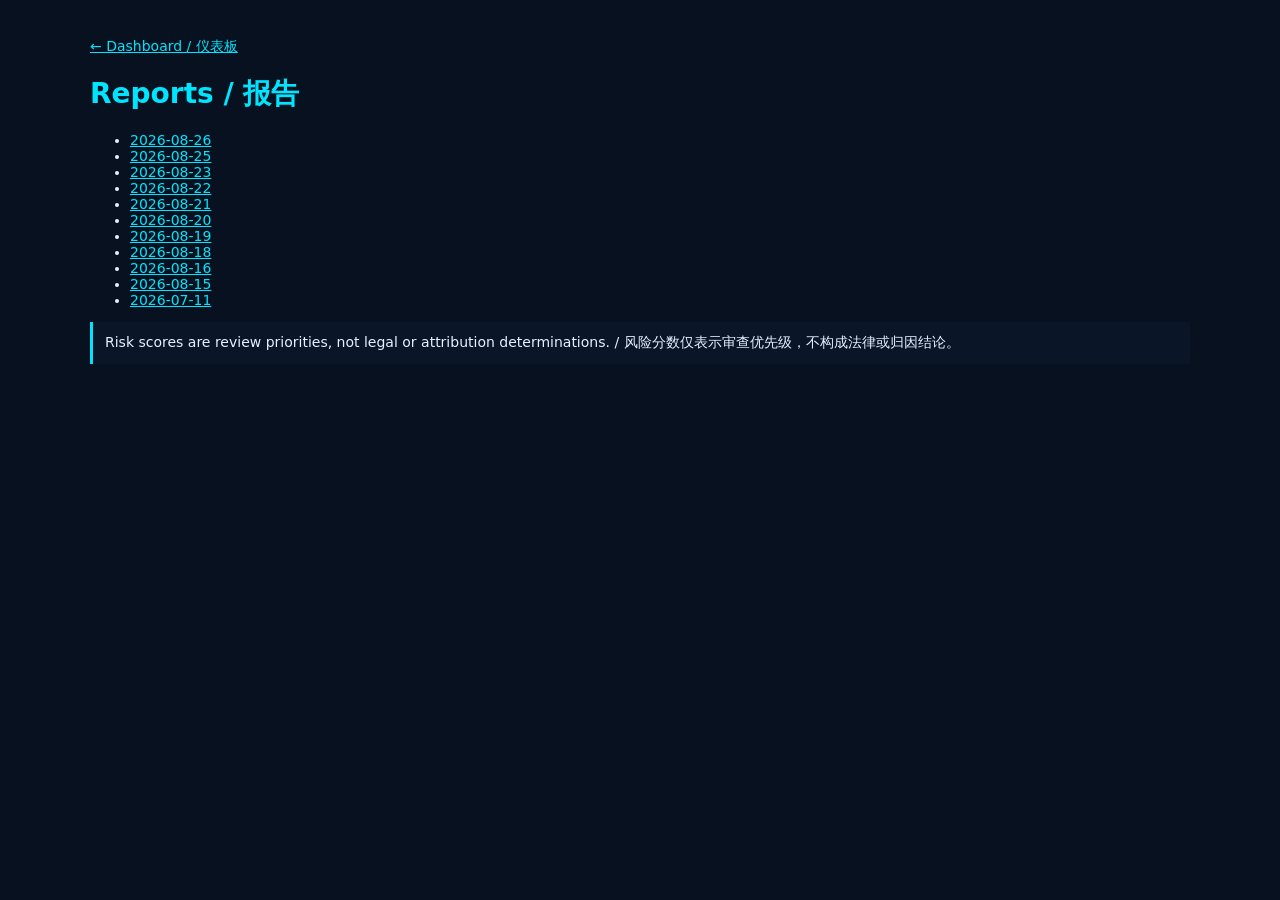
<file: docs/reports.html>
<!doctype html>
<html lang="en">
<head><meta charset="utf-8"><meta name="viewport" content="width=device-width,initial-scale=1"><title>Reports / 报告</title>
<style>body{margin:0;padding:24px;background:#07111f;color:#e6f1ff;font:14px system-ui,sans-serif}main{max-width:1100px;margin:auto}h1,h2{color:#00e5ff}table{width:100%;border-collapse:collapse}th,td{text-align:left;padding:8px;border-bottom:1px solid #203448;color:#c9d8ea;vertical-align:top}.muted{color:#91a4bd}.notice{padding:12px;border-left:3px solid #00e5ff;background:#0a1628}a{color:#00e5ff}pre{white-space:pre-wrap;overflow-wrap:anywhere;color:#c9d8ea}</style></head>
<body><main><p><a href="index.html">← Dashboard / 仪表板</a></p><h1>Reports / 报告</h1><ul><li><a href="reports/2026-08-26.html">2026-08-26</a></li><li><a href="reports/2026-08-25.html">2026-08-25</a></li><li><a href="reports/2026-08-23.html">2026-08-23</a></li><li><a href="reports/2026-08-22.html">2026-08-22</a></li><li><a href="reports/2026-08-21.html">2026-08-21</a></li><li><a href="reports/2026-08-20.html">2026-08-20</a></li><li><a href="reports/2026-08-19.html">2026-08-19</a></li><li><a href="reports/2026-08-18.html">2026-08-18</a></li><li><a href="reports/2026-08-16.html">2026-08-16</a></li><li><a href="reports/2026-08-15.html">2026-08-15</a></li><li><a href="reports/2026-07-11.html">2026-07-11</a></li></ul><p class="notice">Risk scores are review priorities, not legal or attribution determinations. / 风险分数仅表示审查优先级，不构成法律或归因结论。</p></main></body></html>
</file>
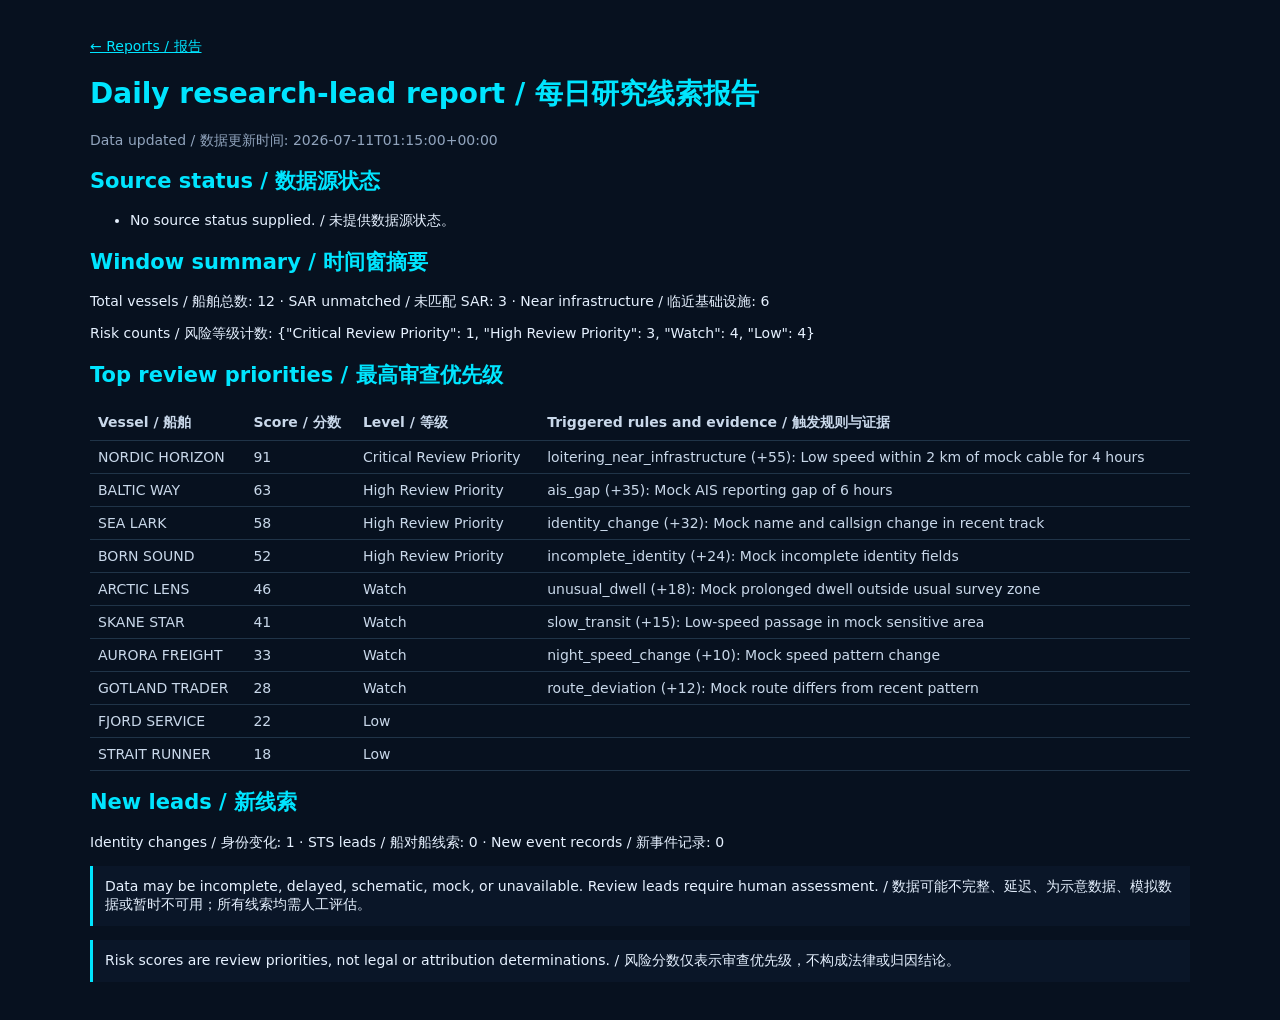
<file: docs/reports/2026-07-11.html>
<!doctype html>
<html lang="en">
<head><meta charset="utf-8"><meta name="viewport" content="width=device-width,initial-scale=1"><title>Daily research-lead report / 每日研究线索报告</title>
<style>body{margin:0;padding:24px;background:#07111f;color:#e6f1ff;font:14px system-ui,sans-serif}main{max-width:1100px;margin:auto}h1,h2{color:#00e5ff}table{width:100%;border-collapse:collapse}th,td{text-align:left;padding:8px;border-bottom:1px solid #203448;color:#c9d8ea;vertical-align:top}.muted{color:#91a4bd}.notice{padding:12px;border-left:3px solid #00e5ff;background:#0a1628}a{color:#00e5ff}pre{white-space:pre-wrap;overflow-wrap:anywhere;color:#c9d8ea}</style></head>
<body><main><p><a href="../reports.html">← Reports / 报告</a></p><h1>Daily research-lead report / 每日研究线索报告</h1><p class="muted">Data updated / 数据更新时间: 2026-07-11T01:15:00+00:00</p><h2>Source status / 数据源状态</h2><ul><li>No source status supplied. / 未提供数据源状态。</li></ul><h2>Window summary / 时间窗摘要</h2><p>Total vessels / 船舶总数: 12 · SAR unmatched / 未匹配 SAR: 3 · Near infrastructure / 临近基础设施: 6</p><p>Risk counts / 风险等级计数: {&quot;Critical Review Priority&quot;: 1, &quot;High Review Priority&quot;: 3, &quot;Watch&quot;: 4, &quot;Low&quot;: 4}</p><h2>Top review priorities / 最高审查优先级</h2><table><tr><th>Vessel / 船舶</th><th>Score / 分数</th><th>Level / 等级</th><th>Triggered rules and evidence / 触发规则与证据</th></tr><tr><td>NORDIC HORIZON</td><td>91</td><td>Critical Review Priority</td><td>loitering_near_infrastructure (+55): Low speed within 2 km of mock cable for 4 hours</td></tr><tr><td>BALTIC WAY</td><td>63</td><td>High Review Priority</td><td>ais_gap (+35): Mock AIS reporting gap of 6 hours</td></tr><tr><td>SEA LARK</td><td>58</td><td>High Review Priority</td><td>identity_change (+32): Mock name and callsign change in recent track</td></tr><tr><td>BORN SOUND</td><td>52</td><td>High Review Priority</td><td>incomplete_identity (+24): Mock incomplete identity fields</td></tr><tr><td>ARCTIC LENS</td><td>46</td><td>Watch</td><td>unusual_dwell (+18): Mock prolonged dwell outside usual survey zone</td></tr><tr><td>SKANE STAR</td><td>41</td><td>Watch</td><td>slow_transit (+15): Low-speed passage in mock sensitive area</td></tr><tr><td>AURORA FREIGHT</td><td>33</td><td>Watch</td><td>night_speed_change (+10): Mock speed pattern change</td></tr><tr><td>GOTLAND TRADER</td><td>28</td><td>Watch</td><td>route_deviation (+12): Mock route differs from recent pattern</td></tr><tr><td>FJORD SERVICE</td><td>22</td><td>Low</td><td></td></tr><tr><td>STRAIT RUNNER</td><td>18</td><td>Low</td><td></td></tr></table><h2>New leads / 新线索</h2><p>Identity changes / 身份变化: 1 · STS leads / 船对船线索: 0 · New event records / 新事件记录: 0</p><p class="notice">Data may be incomplete, delayed, schematic, mock, or unavailable. Review leads require human assessment. / 数据可能不完整、延迟、为示意数据、模拟数据或暂时不可用；所有线索均需人工评估。</p><p class="notice">Risk scores are review priorities, not legal or attribution determinations. / 风险分数仅表示审查优先级，不构成法律或归因结论。</p></main></body></html>
</file>
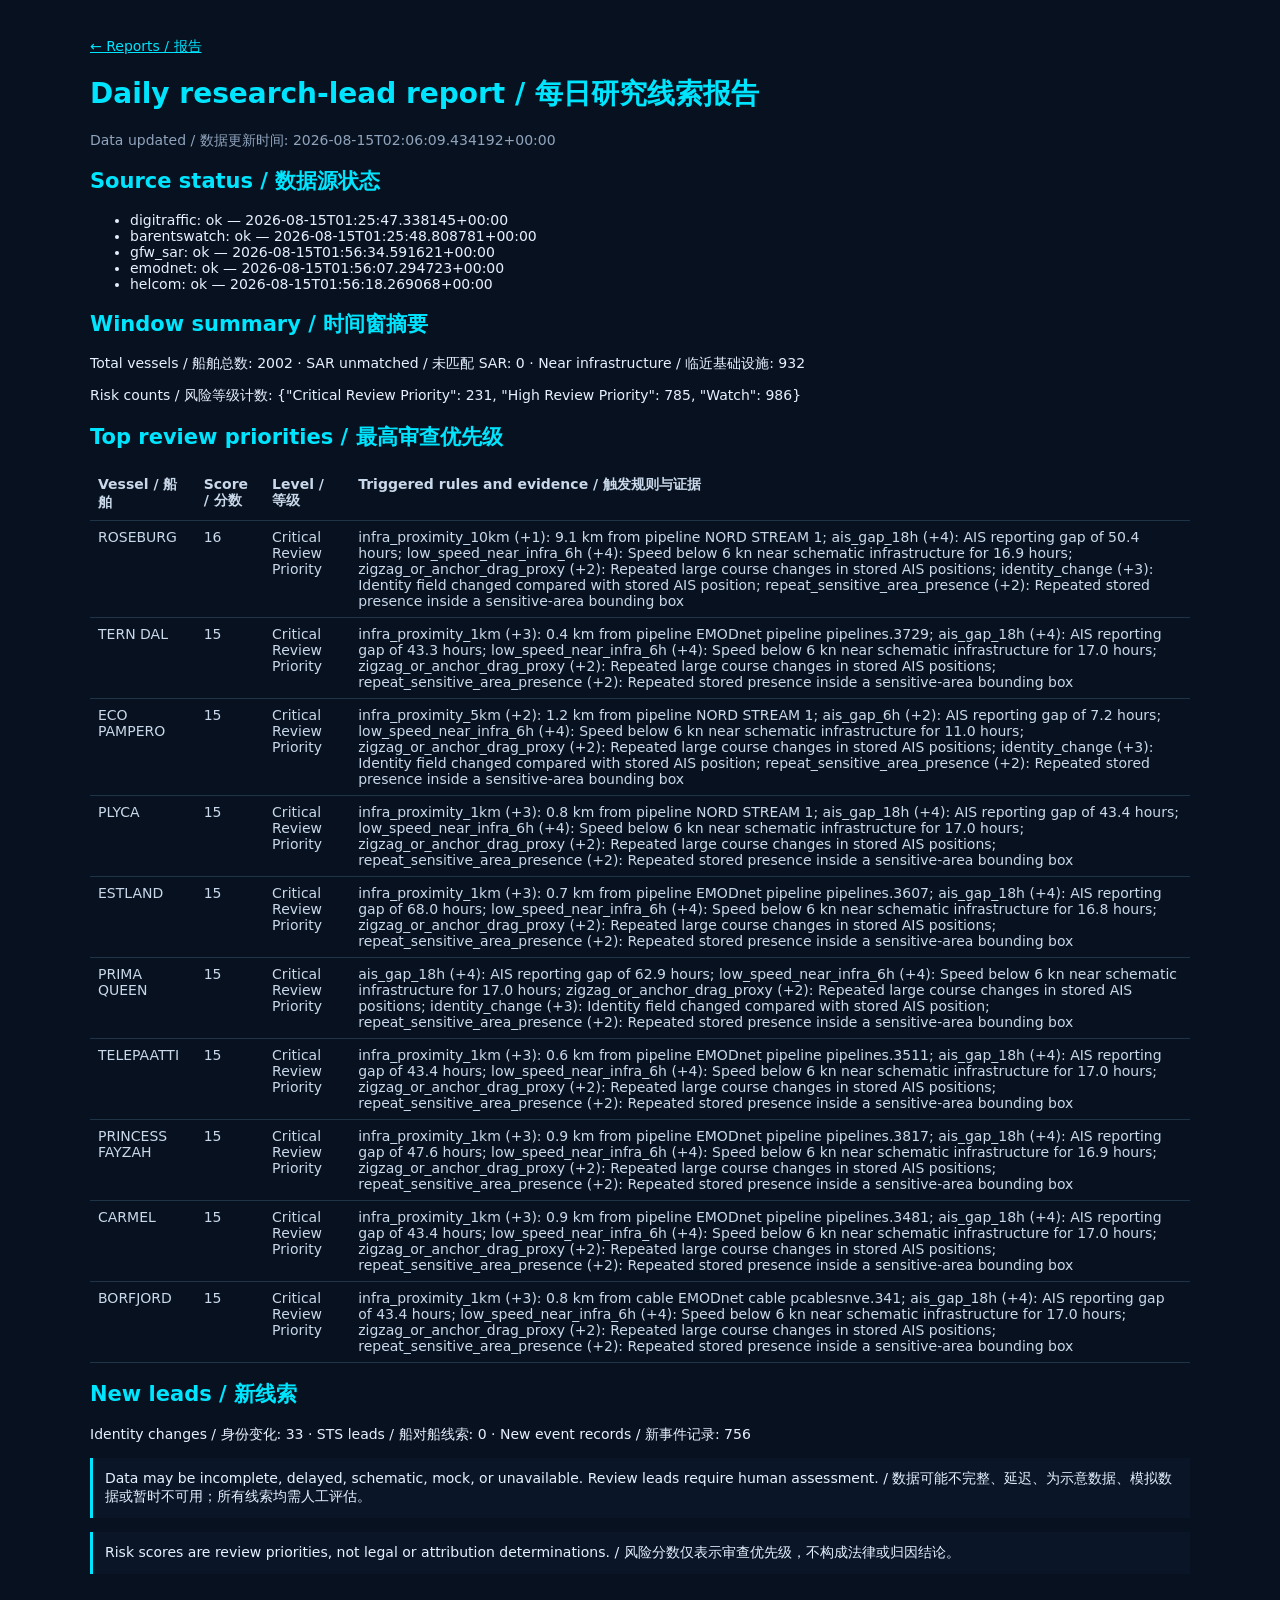
<file: docs/reports/2026-08-15.html>
<!doctype html>
<html lang="en">
<head><meta charset="utf-8"><meta name="viewport" content="width=device-width,initial-scale=1"><title>Daily research-lead report / 每日研究线索报告</title>
<style>body{margin:0;padding:24px;background:#07111f;color:#e6f1ff;font:14px system-ui,sans-serif}main{max-width:1100px;margin:auto}h1,h2{color:#00e5ff}table{width:100%;border-collapse:collapse}th,td{text-align:left;padding:8px;border-bottom:1px solid #203448;color:#c9d8ea;vertical-align:top}.muted{color:#91a4bd}.notice{padding:12px;border-left:3px solid #00e5ff;background:#0a1628}a{color:#00e5ff}pre{white-space:pre-wrap;overflow-wrap:anywhere;color:#c9d8ea}</style></head>
<body><main><p><a href="../reports.html">← Reports / 报告</a></p><h1>Daily research-lead report / 每日研究线索报告</h1><p class="muted">Data updated / 数据更新时间: 2026-08-15T02:06:09.434192+00:00</p><h2>Source status / 数据源状态</h2><ul><li>digitraffic: ok — 2026-08-15T01:25:47.338145+00:00</li><li>barentswatch: ok — 2026-08-15T01:25:48.808781+00:00</li><li>gfw_sar: ok — 2026-08-15T01:56:34.591621+00:00</li><li>emodnet: ok — 2026-08-15T01:56:07.294723+00:00</li><li>helcom: ok — 2026-08-15T01:56:18.269068+00:00</li></ul><h2>Window summary / 时间窗摘要</h2><p>Total vessels / 船舶总数: 2002 · SAR unmatched / 未匹配 SAR: 0 · Near infrastructure / 临近基础设施: 932</p><p>Risk counts / 风险等级计数: {&quot;Critical Review Priority&quot;: 231, &quot;High Review Priority&quot;: 785, &quot;Watch&quot;: 986}</p><h2>Top review priorities / 最高审查优先级</h2><table><tr><th>Vessel / 船舶</th><th>Score / 分数</th><th>Level / 等级</th><th>Triggered rules and evidence / 触发规则与证据</th></tr><tr><td>ROSEBURG</td><td>16</td><td>Critical Review Priority</td><td>infra_proximity_10km (+1): 9.1 km from pipeline NORD STREAM 1; ais_gap_18h (+4): AIS reporting gap of 50.4 hours; low_speed_near_infra_6h (+4): Speed below 6 kn near schematic infrastructure for 16.9 hours; zigzag_or_anchor_drag_proxy (+2): Repeated large course changes in stored AIS positions; identity_change (+3): Identity field changed compared with stored AIS position; repeat_sensitive_area_presence (+2): Repeated stored presence inside a sensitive-area bounding box</td></tr><tr><td>TERN DAL</td><td>15</td><td>Critical Review Priority</td><td>infra_proximity_1km (+3): 0.4 km from pipeline EMODnet pipeline pipelines.3729; ais_gap_18h (+4): AIS reporting gap of 43.3 hours; low_speed_near_infra_6h (+4): Speed below 6 kn near schematic infrastructure for 17.0 hours; zigzag_or_anchor_drag_proxy (+2): Repeated large course changes in stored AIS positions; repeat_sensitive_area_presence (+2): Repeated stored presence inside a sensitive-area bounding box</td></tr><tr><td>ECO PAMPERO</td><td>15</td><td>Critical Review Priority</td><td>infra_proximity_5km (+2): 1.2 km from pipeline NORD STREAM 1; ais_gap_6h (+2): AIS reporting gap of 7.2 hours; low_speed_near_infra_6h (+4): Speed below 6 kn near schematic infrastructure for 11.0 hours; zigzag_or_anchor_drag_proxy (+2): Repeated large course changes in stored AIS positions; identity_change (+3): Identity field changed compared with stored AIS position; repeat_sensitive_area_presence (+2): Repeated stored presence inside a sensitive-area bounding box</td></tr><tr><td>PLYCA</td><td>15</td><td>Critical Review Priority</td><td>infra_proximity_1km (+3): 0.8 km from pipeline NORD STREAM 1; ais_gap_18h (+4): AIS reporting gap of 43.4 hours; low_speed_near_infra_6h (+4): Speed below 6 kn near schematic infrastructure for 17.0 hours; zigzag_or_anchor_drag_proxy (+2): Repeated large course changes in stored AIS positions; repeat_sensitive_area_presence (+2): Repeated stored presence inside a sensitive-area bounding box</td></tr><tr><td>ESTLAND</td><td>15</td><td>Critical Review Priority</td><td>infra_proximity_1km (+3): 0.7 km from pipeline EMODnet pipeline pipelines.3607; ais_gap_18h (+4): AIS reporting gap of 68.0 hours; low_speed_near_infra_6h (+4): Speed below 6 kn near schematic infrastructure for 16.8 hours; zigzag_or_anchor_drag_proxy (+2): Repeated large course changes in stored AIS positions; repeat_sensitive_area_presence (+2): Repeated stored presence inside a sensitive-area bounding box</td></tr><tr><td>PRIMA QUEEN</td><td>15</td><td>Critical Review Priority</td><td>ais_gap_18h (+4): AIS reporting gap of 62.9 hours; low_speed_near_infra_6h (+4): Speed below 6 kn near schematic infrastructure for 17.0 hours; zigzag_or_anchor_drag_proxy (+2): Repeated large course changes in stored AIS positions; identity_change (+3): Identity field changed compared with stored AIS position; repeat_sensitive_area_presence (+2): Repeated stored presence inside a sensitive-area bounding box</td></tr><tr><td>TELEPAATTI</td><td>15</td><td>Critical Review Priority</td><td>infra_proximity_1km (+3): 0.6 km from pipeline EMODnet pipeline pipelines.3511; ais_gap_18h (+4): AIS reporting gap of 43.4 hours; low_speed_near_infra_6h (+4): Speed below 6 kn near schematic infrastructure for 17.0 hours; zigzag_or_anchor_drag_proxy (+2): Repeated large course changes in stored AIS positions; repeat_sensitive_area_presence (+2): Repeated stored presence inside a sensitive-area bounding box</td></tr><tr><td>PRINCESS FAYZAH</td><td>15</td><td>Critical Review Priority</td><td>infra_proximity_1km (+3): 0.9 km from pipeline EMODnet pipeline pipelines.3817; ais_gap_18h (+4): AIS reporting gap of 47.6 hours; low_speed_near_infra_6h (+4): Speed below 6 kn near schematic infrastructure for 16.9 hours; zigzag_or_anchor_drag_proxy (+2): Repeated large course changes in stored AIS positions; repeat_sensitive_area_presence (+2): Repeated stored presence inside a sensitive-area bounding box</td></tr><tr><td>CARMEL</td><td>15</td><td>Critical Review Priority</td><td>infra_proximity_1km (+3): 0.9 km from pipeline EMODnet pipeline pipelines.3481; ais_gap_18h (+4): AIS reporting gap of 43.4 hours; low_speed_near_infra_6h (+4): Speed below 6 kn near schematic infrastructure for 17.0 hours; zigzag_or_anchor_drag_proxy (+2): Repeated large course changes in stored AIS positions; repeat_sensitive_area_presence (+2): Repeated stored presence inside a sensitive-area bounding box</td></tr><tr><td>BORFJORD</td><td>15</td><td>Critical Review Priority</td><td>infra_proximity_1km (+3): 0.8 km from cable EMODnet cable pcablesnve.341; ais_gap_18h (+4): AIS reporting gap of 43.4 hours; low_speed_near_infra_6h (+4): Speed below 6 kn near schematic infrastructure for 17.0 hours; zigzag_or_anchor_drag_proxy (+2): Repeated large course changes in stored AIS positions; repeat_sensitive_area_presence (+2): Repeated stored presence inside a sensitive-area bounding box</td></tr></table><h2>New leads / 新线索</h2><p>Identity changes / 身份变化: 33 · STS leads / 船对船线索: 0 · New event records / 新事件记录: 756</p><p class="notice">Data may be incomplete, delayed, schematic, mock, or unavailable. Review leads require human assessment. / 数据可能不完整、延迟、为示意数据、模拟数据或暂时不可用；所有线索均需人工评估。</p><p class="notice">Risk scores are review priorities, not legal or attribution determinations. / 风险分数仅表示审查优先级，不构成法律或归因结论。</p></main></body></html>
</file>
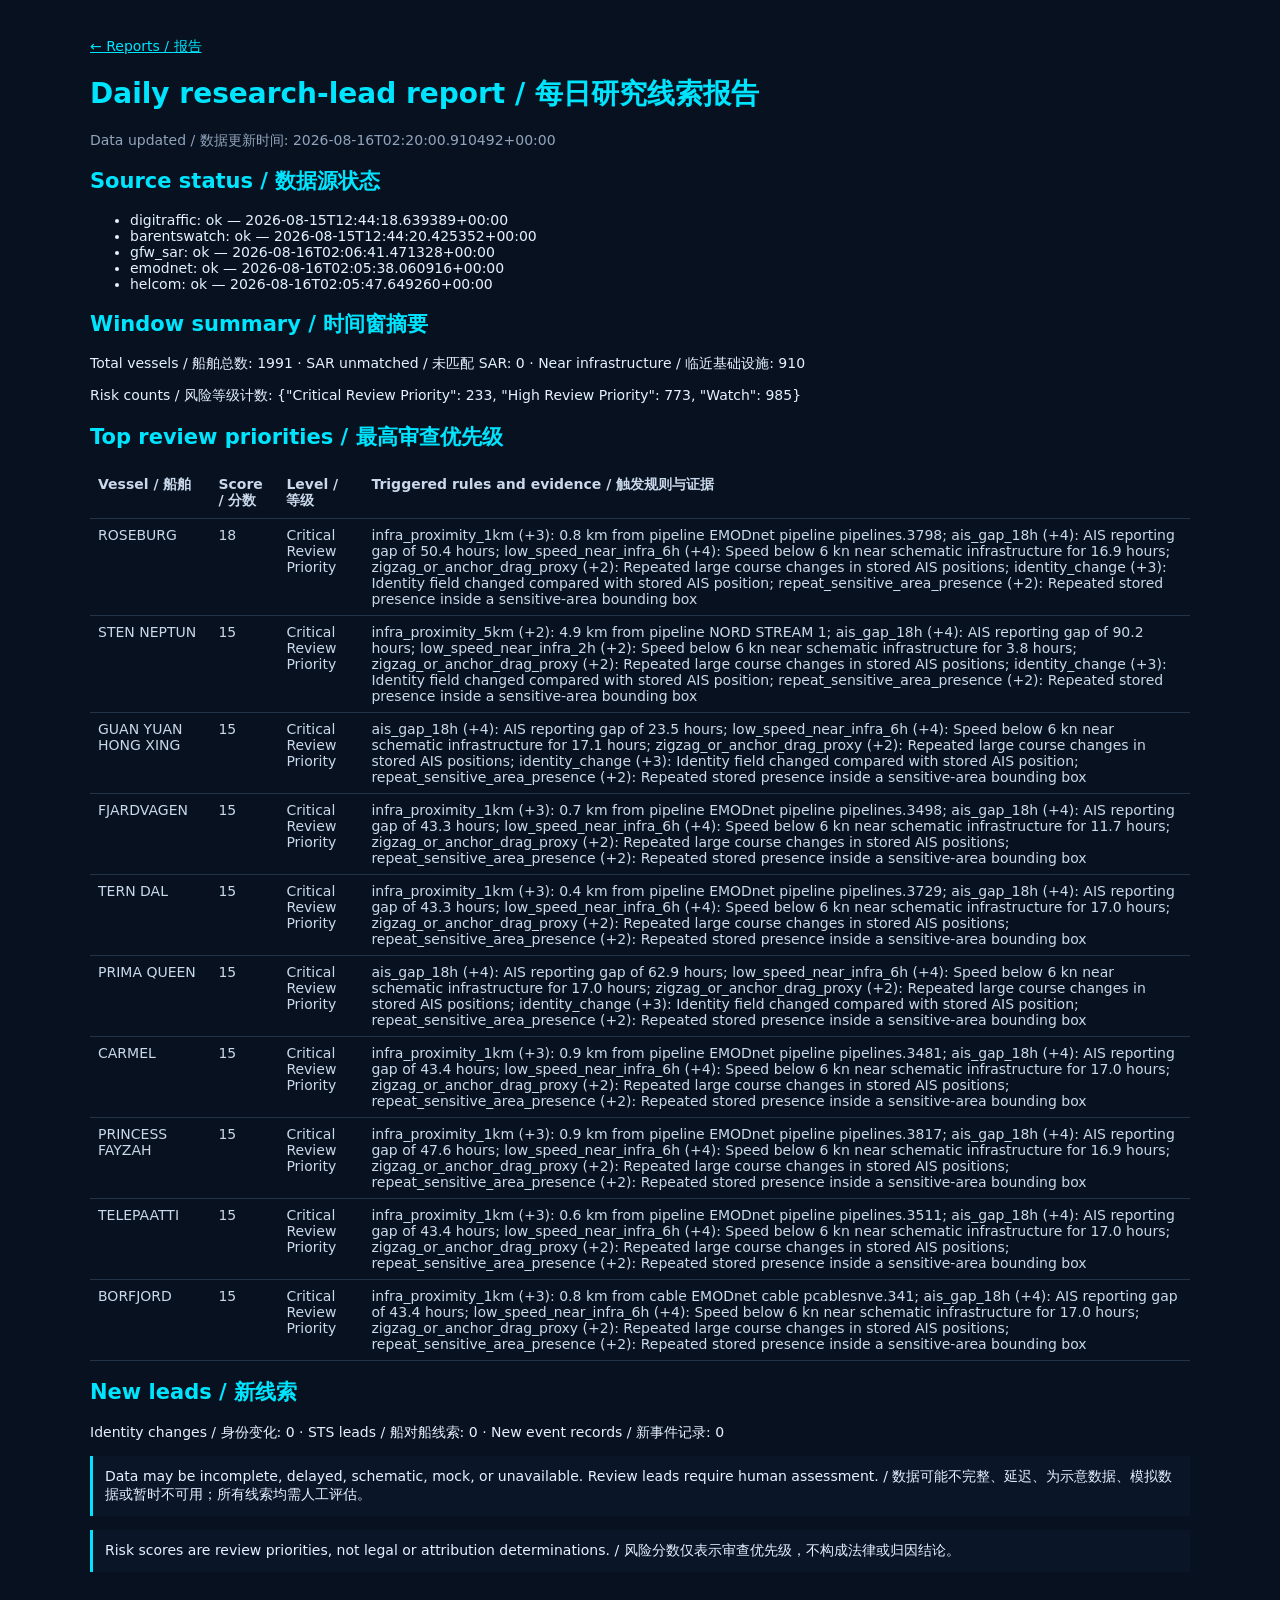
<file: docs/reports/2026-08-16.html>
<!doctype html>
<html lang="en">
<head><meta charset="utf-8"><meta name="viewport" content="width=device-width,initial-scale=1"><title>Daily research-lead report / 每日研究线索报告</title>
<style>body{margin:0;padding:24px;background:#07111f;color:#e6f1ff;font:14px system-ui,sans-serif}main{max-width:1100px;margin:auto}h1,h2{color:#00e5ff}table{width:100%;border-collapse:collapse}th,td{text-align:left;padding:8px;border-bottom:1px solid #203448;color:#c9d8ea;vertical-align:top}.muted{color:#91a4bd}.notice{padding:12px;border-left:3px solid #00e5ff;background:#0a1628}a{color:#00e5ff}pre{white-space:pre-wrap;overflow-wrap:anywhere;color:#c9d8ea}</style></head>
<body><main><p><a href="../reports.html">← Reports / 报告</a></p><h1>Daily research-lead report / 每日研究线索报告</h1><p class="muted">Data updated / 数据更新时间: 2026-08-16T02:20:00.910492+00:00</p><h2>Source status / 数据源状态</h2><ul><li>digitraffic: ok — 2026-08-15T12:44:18.639389+00:00</li><li>barentswatch: ok — 2026-08-15T12:44:20.425352+00:00</li><li>gfw_sar: ok — 2026-08-16T02:06:41.471328+00:00</li><li>emodnet: ok — 2026-08-16T02:05:38.060916+00:00</li><li>helcom: ok — 2026-08-16T02:05:47.649260+00:00</li></ul><h2>Window summary / 时间窗摘要</h2><p>Total vessels / 船舶总数: 1991 · SAR unmatched / 未匹配 SAR: 0 · Near infrastructure / 临近基础设施: 910</p><p>Risk counts / 风险等级计数: {&quot;Critical Review Priority&quot;: 233, &quot;High Review Priority&quot;: 773, &quot;Watch&quot;: 985}</p><h2>Top review priorities / 最高审查优先级</h2><table><tr><th>Vessel / 船舶</th><th>Score / 分数</th><th>Level / 等级</th><th>Triggered rules and evidence / 触发规则与证据</th></tr><tr><td>ROSEBURG</td><td>18</td><td>Critical Review Priority</td><td>infra_proximity_1km (+3): 0.8 km from pipeline EMODnet pipeline pipelines.3798; ais_gap_18h (+4): AIS reporting gap of 50.4 hours; low_speed_near_infra_6h (+4): Speed below 6 kn near schematic infrastructure for 16.9 hours; zigzag_or_anchor_drag_proxy (+2): Repeated large course changes in stored AIS positions; identity_change (+3): Identity field changed compared with stored AIS position; repeat_sensitive_area_presence (+2): Repeated stored presence inside a sensitive-area bounding box</td></tr><tr><td>STEN NEPTUN</td><td>15</td><td>Critical Review Priority</td><td>infra_proximity_5km (+2): 4.9 km from pipeline NORD STREAM 1; ais_gap_18h (+4): AIS reporting gap of 90.2 hours; low_speed_near_infra_2h (+2): Speed below 6 kn near schematic infrastructure for 3.8 hours; zigzag_or_anchor_drag_proxy (+2): Repeated large course changes in stored AIS positions; identity_change (+3): Identity field changed compared with stored AIS position; repeat_sensitive_area_presence (+2): Repeated stored presence inside a sensitive-area bounding box</td></tr><tr><td>GUAN YUAN HONG XING</td><td>15</td><td>Critical Review Priority</td><td>ais_gap_18h (+4): AIS reporting gap of 23.5 hours; low_speed_near_infra_6h (+4): Speed below 6 kn near schematic infrastructure for 17.1 hours; zigzag_or_anchor_drag_proxy (+2): Repeated large course changes in stored AIS positions; identity_change (+3): Identity field changed compared with stored AIS position; repeat_sensitive_area_presence (+2): Repeated stored presence inside a sensitive-area bounding box</td></tr><tr><td>FJARDVAGEN</td><td>15</td><td>Critical Review Priority</td><td>infra_proximity_1km (+3): 0.7 km from pipeline EMODnet pipeline pipelines.3498; ais_gap_18h (+4): AIS reporting gap of 43.3 hours; low_speed_near_infra_6h (+4): Speed below 6 kn near schematic infrastructure for 11.7 hours; zigzag_or_anchor_drag_proxy (+2): Repeated large course changes in stored AIS positions; repeat_sensitive_area_presence (+2): Repeated stored presence inside a sensitive-area bounding box</td></tr><tr><td>TERN DAL</td><td>15</td><td>Critical Review Priority</td><td>infra_proximity_1km (+3): 0.4 km from pipeline EMODnet pipeline pipelines.3729; ais_gap_18h (+4): AIS reporting gap of 43.3 hours; low_speed_near_infra_6h (+4): Speed below 6 kn near schematic infrastructure for 17.0 hours; zigzag_or_anchor_drag_proxy (+2): Repeated large course changes in stored AIS positions; repeat_sensitive_area_presence (+2): Repeated stored presence inside a sensitive-area bounding box</td></tr><tr><td>PRIMA QUEEN</td><td>15</td><td>Critical Review Priority</td><td>ais_gap_18h (+4): AIS reporting gap of 62.9 hours; low_speed_near_infra_6h (+4): Speed below 6 kn near schematic infrastructure for 17.0 hours; zigzag_or_anchor_drag_proxy (+2): Repeated large course changes in stored AIS positions; identity_change (+3): Identity field changed compared with stored AIS position; repeat_sensitive_area_presence (+2): Repeated stored presence inside a sensitive-area bounding box</td></tr><tr><td>CARMEL</td><td>15</td><td>Critical Review Priority</td><td>infra_proximity_1km (+3): 0.9 km from pipeline EMODnet pipeline pipelines.3481; ais_gap_18h (+4): AIS reporting gap of 43.4 hours; low_speed_near_infra_6h (+4): Speed below 6 kn near schematic infrastructure for 17.0 hours; zigzag_or_anchor_drag_proxy (+2): Repeated large course changes in stored AIS positions; repeat_sensitive_area_presence (+2): Repeated stored presence inside a sensitive-area bounding box</td></tr><tr><td>PRINCESS FAYZAH</td><td>15</td><td>Critical Review Priority</td><td>infra_proximity_1km (+3): 0.9 km from pipeline EMODnet pipeline pipelines.3817; ais_gap_18h (+4): AIS reporting gap of 47.6 hours; low_speed_near_infra_6h (+4): Speed below 6 kn near schematic infrastructure for 16.9 hours; zigzag_or_anchor_drag_proxy (+2): Repeated large course changes in stored AIS positions; repeat_sensitive_area_presence (+2): Repeated stored presence inside a sensitive-area bounding box</td></tr><tr><td>TELEPAATTI</td><td>15</td><td>Critical Review Priority</td><td>infra_proximity_1km (+3): 0.6 km from pipeline EMODnet pipeline pipelines.3511; ais_gap_18h (+4): AIS reporting gap of 43.4 hours; low_speed_near_infra_6h (+4): Speed below 6 kn near schematic infrastructure for 17.0 hours; zigzag_or_anchor_drag_proxy (+2): Repeated large course changes in stored AIS positions; repeat_sensitive_area_presence (+2): Repeated stored presence inside a sensitive-area bounding box</td></tr><tr><td>BORFJORD</td><td>15</td><td>Critical Review Priority</td><td>infra_proximity_1km (+3): 0.8 km from cable EMODnet cable pcablesnve.341; ais_gap_18h (+4): AIS reporting gap of 43.4 hours; low_speed_near_infra_6h (+4): Speed below 6 kn near schematic infrastructure for 17.0 hours; zigzag_or_anchor_drag_proxy (+2): Repeated large course changes in stored AIS positions; repeat_sensitive_area_presence (+2): Repeated stored presence inside a sensitive-area bounding box</td></tr></table><h2>New leads / 新线索</h2><p>Identity changes / 身份变化: 0 · STS leads / 船对船线索: 0 · New event records / 新事件记录: 0</p><p class="notice">Data may be incomplete, delayed, schematic, mock, or unavailable. Review leads require human assessment. / 数据可能不完整、延迟、为示意数据、模拟数据或暂时不可用；所有线索均需人工评估。</p><p class="notice">Risk scores are review priorities, not legal or attribution determinations. / 风险分数仅表示审查优先级，不构成法律或归因结论。</p></main></body></html>
</file>
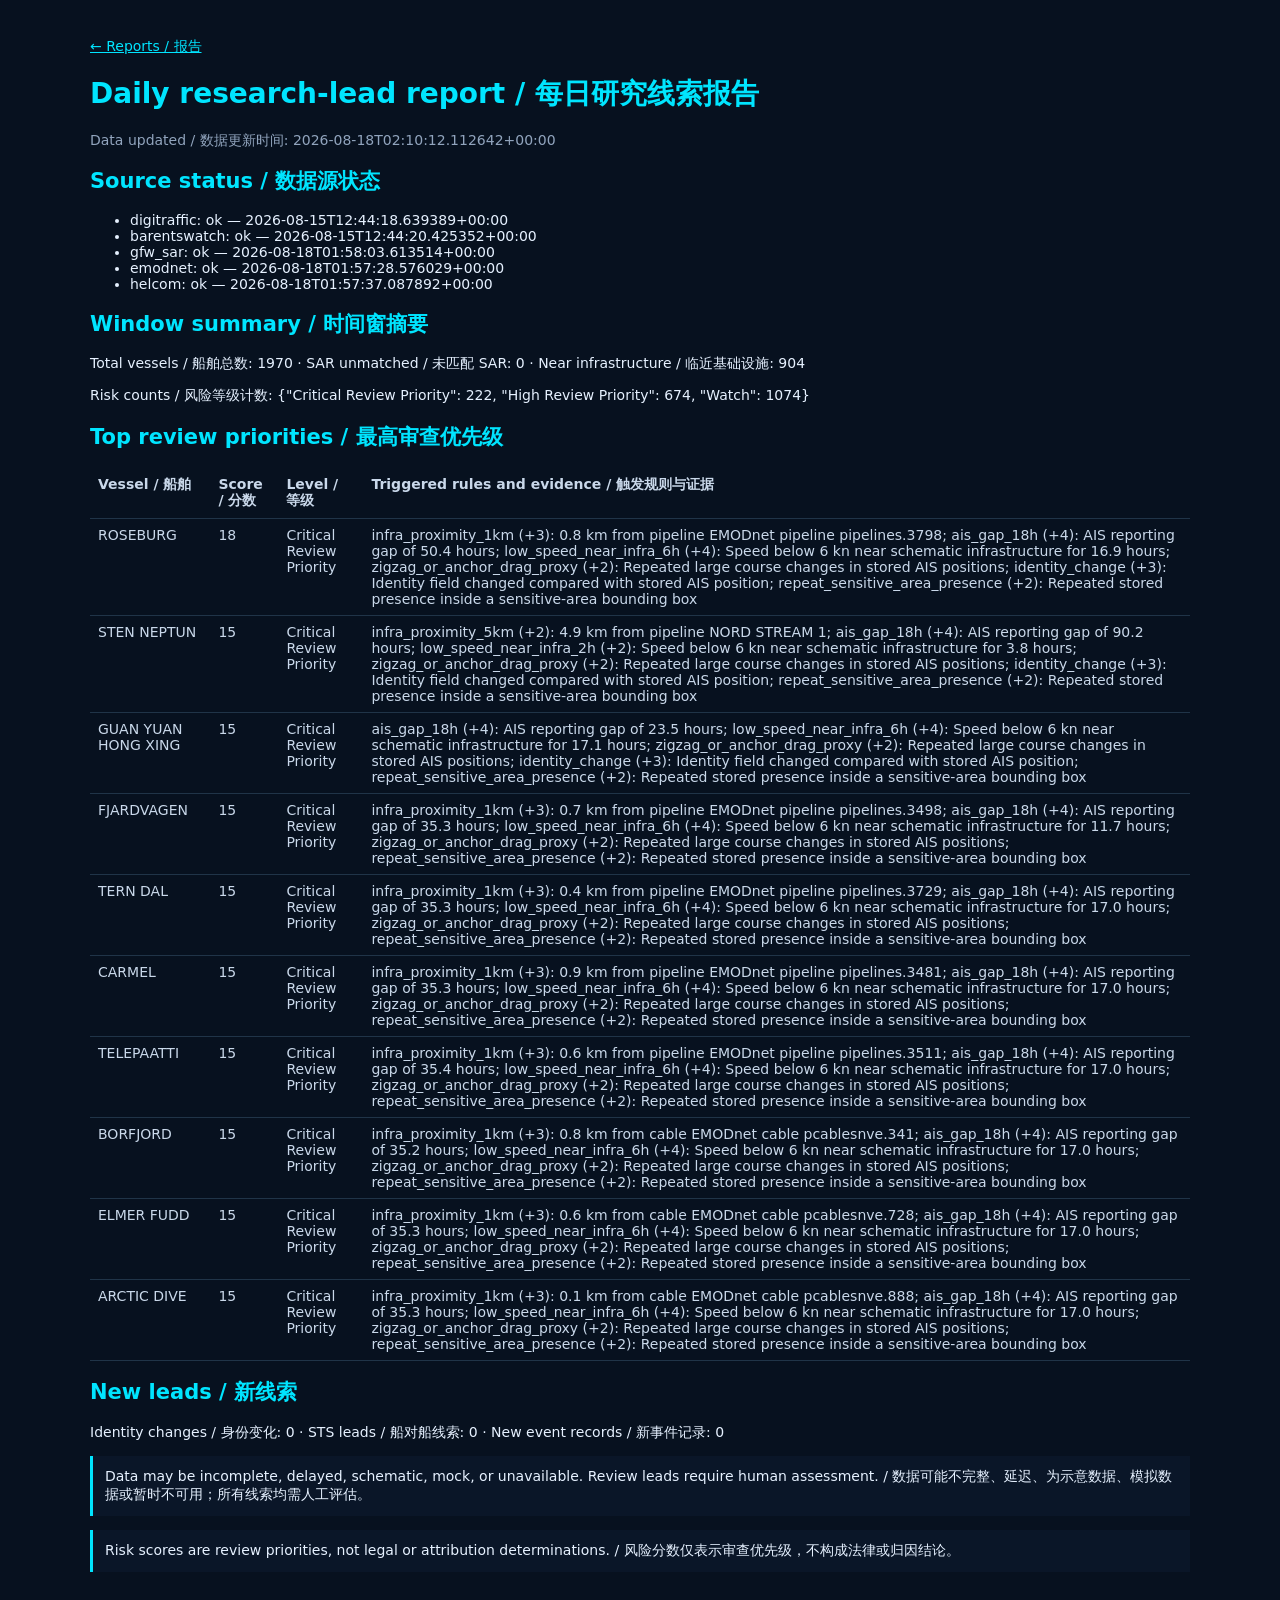
<file: docs/reports/2026-08-18.html>
<!doctype html>
<html lang="en">
<head><meta charset="utf-8"><meta name="viewport" content="width=device-width,initial-scale=1"><title>Daily research-lead report / 每日研究线索报告</title>
<style>body{margin:0;padding:24px;background:#07111f;color:#e6f1ff;font:14px system-ui,sans-serif}main{max-width:1100px;margin:auto}h1,h2{color:#00e5ff}table{width:100%;border-collapse:collapse}th,td{text-align:left;padding:8px;border-bottom:1px solid #203448;color:#c9d8ea;vertical-align:top}.muted{color:#91a4bd}.notice{padding:12px;border-left:3px solid #00e5ff;background:#0a1628}a{color:#00e5ff}pre{white-space:pre-wrap;overflow-wrap:anywhere;color:#c9d8ea}</style></head>
<body><main><p><a href="../reports.html">← Reports / 报告</a></p><h1>Daily research-lead report / 每日研究线索报告</h1><p class="muted">Data updated / 数据更新时间: 2026-08-18T02:10:12.112642+00:00</p><h2>Source status / 数据源状态</h2><ul><li>digitraffic: ok — 2026-08-15T12:44:18.639389+00:00</li><li>barentswatch: ok — 2026-08-15T12:44:20.425352+00:00</li><li>gfw_sar: ok — 2026-08-18T01:58:03.613514+00:00</li><li>emodnet: ok — 2026-08-18T01:57:28.576029+00:00</li><li>helcom: ok — 2026-08-18T01:57:37.087892+00:00</li></ul><h2>Window summary / 时间窗摘要</h2><p>Total vessels / 船舶总数: 1970 · SAR unmatched / 未匹配 SAR: 0 · Near infrastructure / 临近基础设施: 904</p><p>Risk counts / 风险等级计数: {&quot;Critical Review Priority&quot;: 222, &quot;High Review Priority&quot;: 674, &quot;Watch&quot;: 1074}</p><h2>Top review priorities / 最高审查优先级</h2><table><tr><th>Vessel / 船舶</th><th>Score / 分数</th><th>Level / 等级</th><th>Triggered rules and evidence / 触发规则与证据</th></tr><tr><td>ROSEBURG</td><td>18</td><td>Critical Review Priority</td><td>infra_proximity_1km (+3): 0.8 km from pipeline EMODnet pipeline pipelines.3798; ais_gap_18h (+4): AIS reporting gap of 50.4 hours; low_speed_near_infra_6h (+4): Speed below 6 kn near schematic infrastructure for 16.9 hours; zigzag_or_anchor_drag_proxy (+2): Repeated large course changes in stored AIS positions; identity_change (+3): Identity field changed compared with stored AIS position; repeat_sensitive_area_presence (+2): Repeated stored presence inside a sensitive-area bounding box</td></tr><tr><td>STEN NEPTUN</td><td>15</td><td>Critical Review Priority</td><td>infra_proximity_5km (+2): 4.9 km from pipeline NORD STREAM 1; ais_gap_18h (+4): AIS reporting gap of 90.2 hours; low_speed_near_infra_2h (+2): Speed below 6 kn near schematic infrastructure for 3.8 hours; zigzag_or_anchor_drag_proxy (+2): Repeated large course changes in stored AIS positions; identity_change (+3): Identity field changed compared with stored AIS position; repeat_sensitive_area_presence (+2): Repeated stored presence inside a sensitive-area bounding box</td></tr><tr><td>GUAN YUAN HONG XING</td><td>15</td><td>Critical Review Priority</td><td>ais_gap_18h (+4): AIS reporting gap of 23.5 hours; low_speed_near_infra_6h (+4): Speed below 6 kn near schematic infrastructure for 17.1 hours; zigzag_or_anchor_drag_proxy (+2): Repeated large course changes in stored AIS positions; identity_change (+3): Identity field changed compared with stored AIS position; repeat_sensitive_area_presence (+2): Repeated stored presence inside a sensitive-area bounding box</td></tr><tr><td>FJARDVAGEN</td><td>15</td><td>Critical Review Priority</td><td>infra_proximity_1km (+3): 0.7 km from pipeline EMODnet pipeline pipelines.3498; ais_gap_18h (+4): AIS reporting gap of 35.3 hours; low_speed_near_infra_6h (+4): Speed below 6 kn near schematic infrastructure for 11.7 hours; zigzag_or_anchor_drag_proxy (+2): Repeated large course changes in stored AIS positions; repeat_sensitive_area_presence (+2): Repeated stored presence inside a sensitive-area bounding box</td></tr><tr><td>TERN DAL</td><td>15</td><td>Critical Review Priority</td><td>infra_proximity_1km (+3): 0.4 km from pipeline EMODnet pipeline pipelines.3729; ais_gap_18h (+4): AIS reporting gap of 35.3 hours; low_speed_near_infra_6h (+4): Speed below 6 kn near schematic infrastructure for 17.0 hours; zigzag_or_anchor_drag_proxy (+2): Repeated large course changes in stored AIS positions; repeat_sensitive_area_presence (+2): Repeated stored presence inside a sensitive-area bounding box</td></tr><tr><td>CARMEL</td><td>15</td><td>Critical Review Priority</td><td>infra_proximity_1km (+3): 0.9 km from pipeline EMODnet pipeline pipelines.3481; ais_gap_18h (+4): AIS reporting gap of 35.3 hours; low_speed_near_infra_6h (+4): Speed below 6 kn near schematic infrastructure for 17.0 hours; zigzag_or_anchor_drag_proxy (+2): Repeated large course changes in stored AIS positions; repeat_sensitive_area_presence (+2): Repeated stored presence inside a sensitive-area bounding box</td></tr><tr><td>TELEPAATTI</td><td>15</td><td>Critical Review Priority</td><td>infra_proximity_1km (+3): 0.6 km from pipeline EMODnet pipeline pipelines.3511; ais_gap_18h (+4): AIS reporting gap of 35.4 hours; low_speed_near_infra_6h (+4): Speed below 6 kn near schematic infrastructure for 17.0 hours; zigzag_or_anchor_drag_proxy (+2): Repeated large course changes in stored AIS positions; repeat_sensitive_area_presence (+2): Repeated stored presence inside a sensitive-area bounding box</td></tr><tr><td>BORFJORD</td><td>15</td><td>Critical Review Priority</td><td>infra_proximity_1km (+3): 0.8 km from cable EMODnet cable pcablesnve.341; ais_gap_18h (+4): AIS reporting gap of 35.2 hours; low_speed_near_infra_6h (+4): Speed below 6 kn near schematic infrastructure for 17.0 hours; zigzag_or_anchor_drag_proxy (+2): Repeated large course changes in stored AIS positions; repeat_sensitive_area_presence (+2): Repeated stored presence inside a sensitive-area bounding box</td></tr><tr><td>ELMER FUDD</td><td>15</td><td>Critical Review Priority</td><td>infra_proximity_1km (+3): 0.6 km from cable EMODnet cable pcablesnve.728; ais_gap_18h (+4): AIS reporting gap of 35.3 hours; low_speed_near_infra_6h (+4): Speed below 6 kn near schematic infrastructure for 17.0 hours; zigzag_or_anchor_drag_proxy (+2): Repeated large course changes in stored AIS positions; repeat_sensitive_area_presence (+2): Repeated stored presence inside a sensitive-area bounding box</td></tr><tr><td>ARCTIC DIVE</td><td>15</td><td>Critical Review Priority</td><td>infra_proximity_1km (+3): 0.1 km from cable EMODnet cable pcablesnve.888; ais_gap_18h (+4): AIS reporting gap of 35.3 hours; low_speed_near_infra_6h (+4): Speed below 6 kn near schematic infrastructure for 17.0 hours; zigzag_or_anchor_drag_proxy (+2): Repeated large course changes in stored AIS positions; repeat_sensitive_area_presence (+2): Repeated stored presence inside a sensitive-area bounding box</td></tr></table><h2>New leads / 新线索</h2><p>Identity changes / 身份变化: 0 · STS leads / 船对船线索: 0 · New event records / 新事件记录: 0</p><p class="notice">Data may be incomplete, delayed, schematic, mock, or unavailable. Review leads require human assessment. / 数据可能不完整、延迟、为示意数据、模拟数据或暂时不可用；所有线索均需人工评估。</p><p class="notice">Risk scores are review priorities, not legal or attribution determinations. / 风险分数仅表示审查优先级，不构成法律或归因结论。</p></main></body></html>
</file>
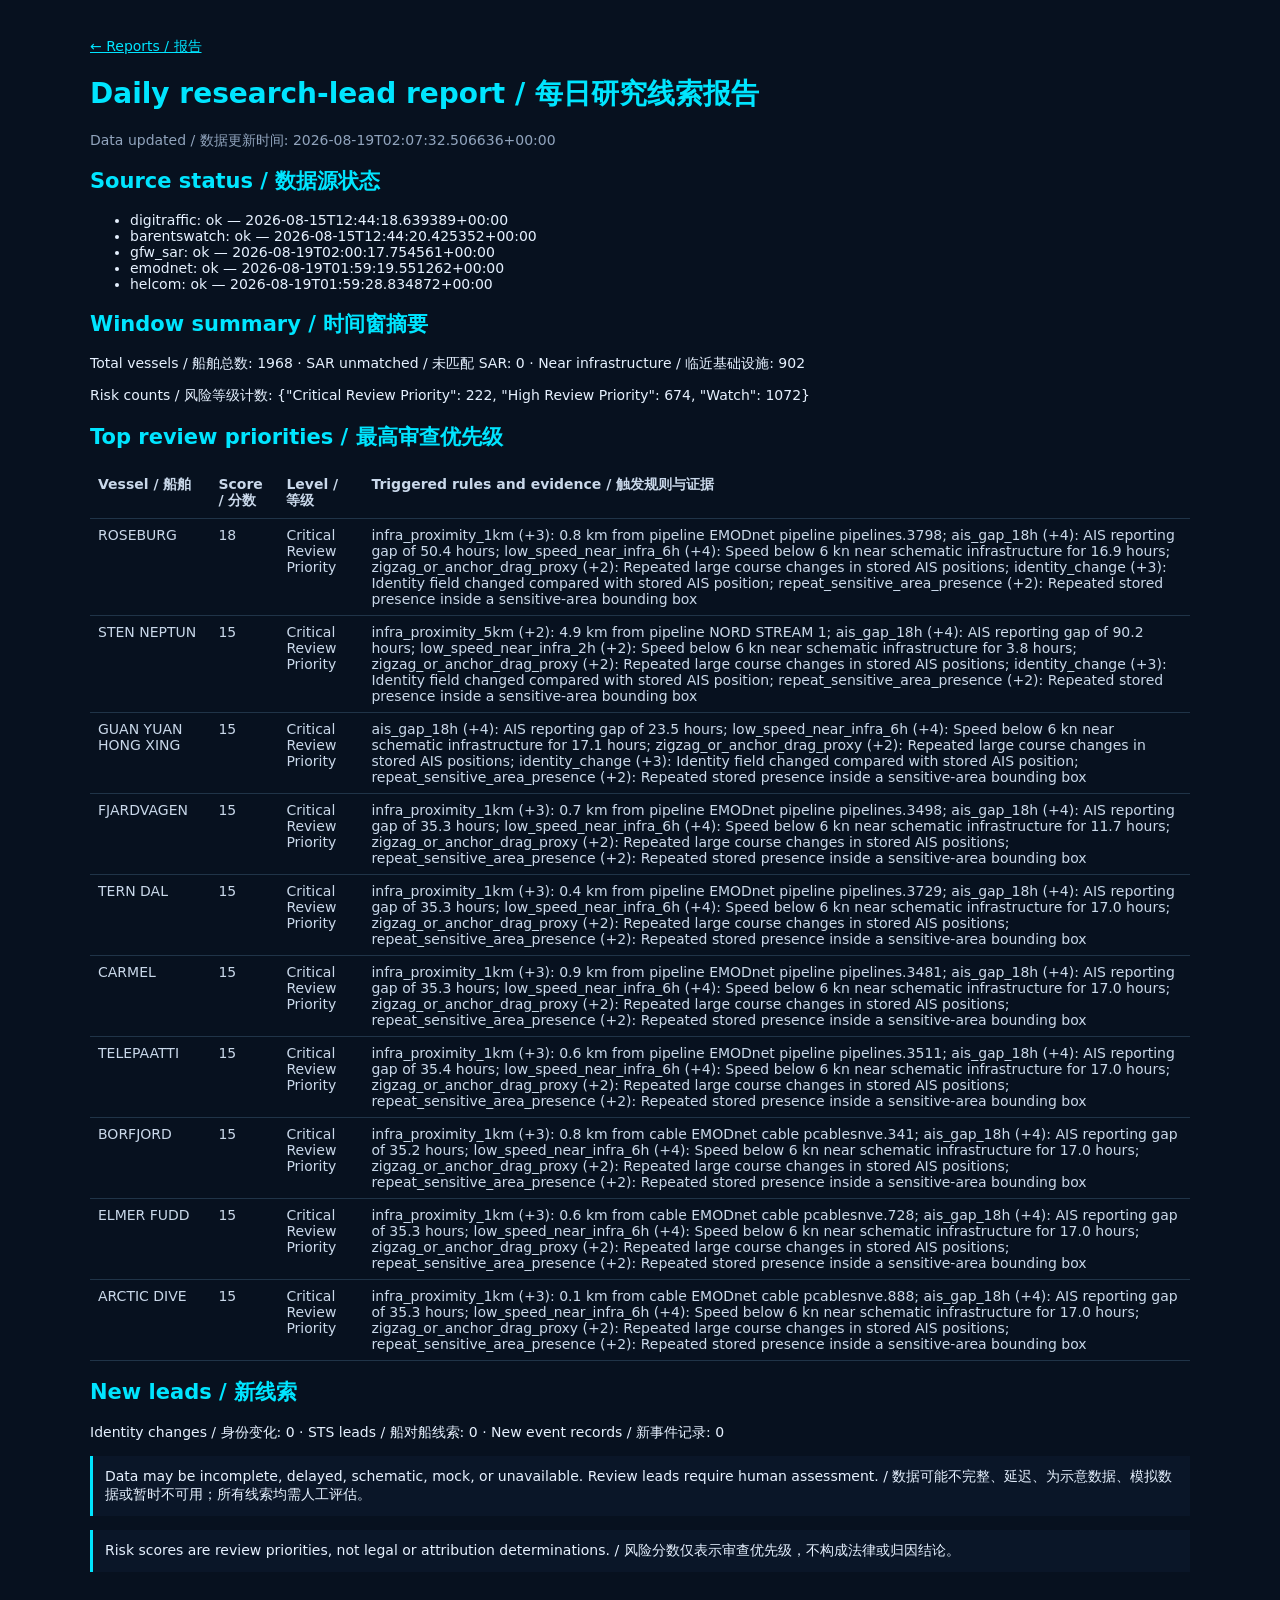
<file: docs/reports/2026-08-19.html>
<!doctype html>
<html lang="en">
<head><meta charset="utf-8"><meta name="viewport" content="width=device-width,initial-scale=1"><title>Daily research-lead report / 每日研究线索报告</title>
<style>body{margin:0;padding:24px;background:#07111f;color:#e6f1ff;font:14px system-ui,sans-serif}main{max-width:1100px;margin:auto}h1,h2{color:#00e5ff}table{width:100%;border-collapse:collapse}th,td{text-align:left;padding:8px;border-bottom:1px solid #203448;color:#c9d8ea;vertical-align:top}.muted{color:#91a4bd}.notice{padding:12px;border-left:3px solid #00e5ff;background:#0a1628}a{color:#00e5ff}pre{white-space:pre-wrap;overflow-wrap:anywhere;color:#c9d8ea}</style></head>
<body><main><p><a href="../reports.html">← Reports / 报告</a></p><h1>Daily research-lead report / 每日研究线索报告</h1><p class="muted">Data updated / 数据更新时间: 2026-08-19T02:07:32.506636+00:00</p><h2>Source status / 数据源状态</h2><ul><li>digitraffic: ok — 2026-08-15T12:44:18.639389+00:00</li><li>barentswatch: ok — 2026-08-15T12:44:20.425352+00:00</li><li>gfw_sar: ok — 2026-08-19T02:00:17.754561+00:00</li><li>emodnet: ok — 2026-08-19T01:59:19.551262+00:00</li><li>helcom: ok — 2026-08-19T01:59:28.834872+00:00</li></ul><h2>Window summary / 时间窗摘要</h2><p>Total vessels / 船舶总数: 1968 · SAR unmatched / 未匹配 SAR: 0 · Near infrastructure / 临近基础设施: 902</p><p>Risk counts / 风险等级计数: {&quot;Critical Review Priority&quot;: 222, &quot;High Review Priority&quot;: 674, &quot;Watch&quot;: 1072}</p><h2>Top review priorities / 最高审查优先级</h2><table><tr><th>Vessel / 船舶</th><th>Score / 分数</th><th>Level / 等级</th><th>Triggered rules and evidence / 触发规则与证据</th></tr><tr><td>ROSEBURG</td><td>18</td><td>Critical Review Priority</td><td>infra_proximity_1km (+3): 0.8 km from pipeline EMODnet pipeline pipelines.3798; ais_gap_18h (+4): AIS reporting gap of 50.4 hours; low_speed_near_infra_6h (+4): Speed below 6 kn near schematic infrastructure for 16.9 hours; zigzag_or_anchor_drag_proxy (+2): Repeated large course changes in stored AIS positions; identity_change (+3): Identity field changed compared with stored AIS position; repeat_sensitive_area_presence (+2): Repeated stored presence inside a sensitive-area bounding box</td></tr><tr><td>STEN NEPTUN</td><td>15</td><td>Critical Review Priority</td><td>infra_proximity_5km (+2): 4.9 km from pipeline NORD STREAM 1; ais_gap_18h (+4): AIS reporting gap of 90.2 hours; low_speed_near_infra_2h (+2): Speed below 6 kn near schematic infrastructure for 3.8 hours; zigzag_or_anchor_drag_proxy (+2): Repeated large course changes in stored AIS positions; identity_change (+3): Identity field changed compared with stored AIS position; repeat_sensitive_area_presence (+2): Repeated stored presence inside a sensitive-area bounding box</td></tr><tr><td>GUAN YUAN HONG XING</td><td>15</td><td>Critical Review Priority</td><td>ais_gap_18h (+4): AIS reporting gap of 23.5 hours; low_speed_near_infra_6h (+4): Speed below 6 kn near schematic infrastructure for 17.1 hours; zigzag_or_anchor_drag_proxy (+2): Repeated large course changes in stored AIS positions; identity_change (+3): Identity field changed compared with stored AIS position; repeat_sensitive_area_presence (+2): Repeated stored presence inside a sensitive-area bounding box</td></tr><tr><td>FJARDVAGEN</td><td>15</td><td>Critical Review Priority</td><td>infra_proximity_1km (+3): 0.7 km from pipeline EMODnet pipeline pipelines.3498; ais_gap_18h (+4): AIS reporting gap of 35.3 hours; low_speed_near_infra_6h (+4): Speed below 6 kn near schematic infrastructure for 11.7 hours; zigzag_or_anchor_drag_proxy (+2): Repeated large course changes in stored AIS positions; repeat_sensitive_area_presence (+2): Repeated stored presence inside a sensitive-area bounding box</td></tr><tr><td>TERN DAL</td><td>15</td><td>Critical Review Priority</td><td>infra_proximity_1km (+3): 0.4 km from pipeline EMODnet pipeline pipelines.3729; ais_gap_18h (+4): AIS reporting gap of 35.3 hours; low_speed_near_infra_6h (+4): Speed below 6 kn near schematic infrastructure for 17.0 hours; zigzag_or_anchor_drag_proxy (+2): Repeated large course changes in stored AIS positions; repeat_sensitive_area_presence (+2): Repeated stored presence inside a sensitive-area bounding box</td></tr><tr><td>CARMEL</td><td>15</td><td>Critical Review Priority</td><td>infra_proximity_1km (+3): 0.9 km from pipeline EMODnet pipeline pipelines.3481; ais_gap_18h (+4): AIS reporting gap of 35.3 hours; low_speed_near_infra_6h (+4): Speed below 6 kn near schematic infrastructure for 17.0 hours; zigzag_or_anchor_drag_proxy (+2): Repeated large course changes in stored AIS positions; repeat_sensitive_area_presence (+2): Repeated stored presence inside a sensitive-area bounding box</td></tr><tr><td>TELEPAATTI</td><td>15</td><td>Critical Review Priority</td><td>infra_proximity_1km (+3): 0.6 km from pipeline EMODnet pipeline pipelines.3511; ais_gap_18h (+4): AIS reporting gap of 35.4 hours; low_speed_near_infra_6h (+4): Speed below 6 kn near schematic infrastructure for 17.0 hours; zigzag_or_anchor_drag_proxy (+2): Repeated large course changes in stored AIS positions; repeat_sensitive_area_presence (+2): Repeated stored presence inside a sensitive-area bounding box</td></tr><tr><td>BORFJORD</td><td>15</td><td>Critical Review Priority</td><td>infra_proximity_1km (+3): 0.8 km from cable EMODnet cable pcablesnve.341; ais_gap_18h (+4): AIS reporting gap of 35.2 hours; low_speed_near_infra_6h (+4): Speed below 6 kn near schematic infrastructure for 17.0 hours; zigzag_or_anchor_drag_proxy (+2): Repeated large course changes in stored AIS positions; repeat_sensitive_area_presence (+2): Repeated stored presence inside a sensitive-area bounding box</td></tr><tr><td>ELMER FUDD</td><td>15</td><td>Critical Review Priority</td><td>infra_proximity_1km (+3): 0.6 km from cable EMODnet cable pcablesnve.728; ais_gap_18h (+4): AIS reporting gap of 35.3 hours; low_speed_near_infra_6h (+4): Speed below 6 kn near schematic infrastructure for 17.0 hours; zigzag_or_anchor_drag_proxy (+2): Repeated large course changes in stored AIS positions; repeat_sensitive_area_presence (+2): Repeated stored presence inside a sensitive-area bounding box</td></tr><tr><td>ARCTIC DIVE</td><td>15</td><td>Critical Review Priority</td><td>infra_proximity_1km (+3): 0.1 km from cable EMODnet cable pcablesnve.888; ais_gap_18h (+4): AIS reporting gap of 35.3 hours; low_speed_near_infra_6h (+4): Speed below 6 kn near schematic infrastructure for 17.0 hours; zigzag_or_anchor_drag_proxy (+2): Repeated large course changes in stored AIS positions; repeat_sensitive_area_presence (+2): Repeated stored presence inside a sensitive-area bounding box</td></tr></table><h2>New leads / 新线索</h2><p>Identity changes / 身份变化: 0 · STS leads / 船对船线索: 0 · New event records / 新事件记录: 0</p><p class="notice">Data may be incomplete, delayed, schematic, mock, or unavailable. Review leads require human assessment. / 数据可能不完整、延迟、为示意数据、模拟数据或暂时不可用；所有线索均需人工评估。</p><p class="notice">Risk scores are review priorities, not legal or attribution determinations. / 风险分数仅表示审查优先级，不构成法律或归因结论。</p></main></body></html>
</file>
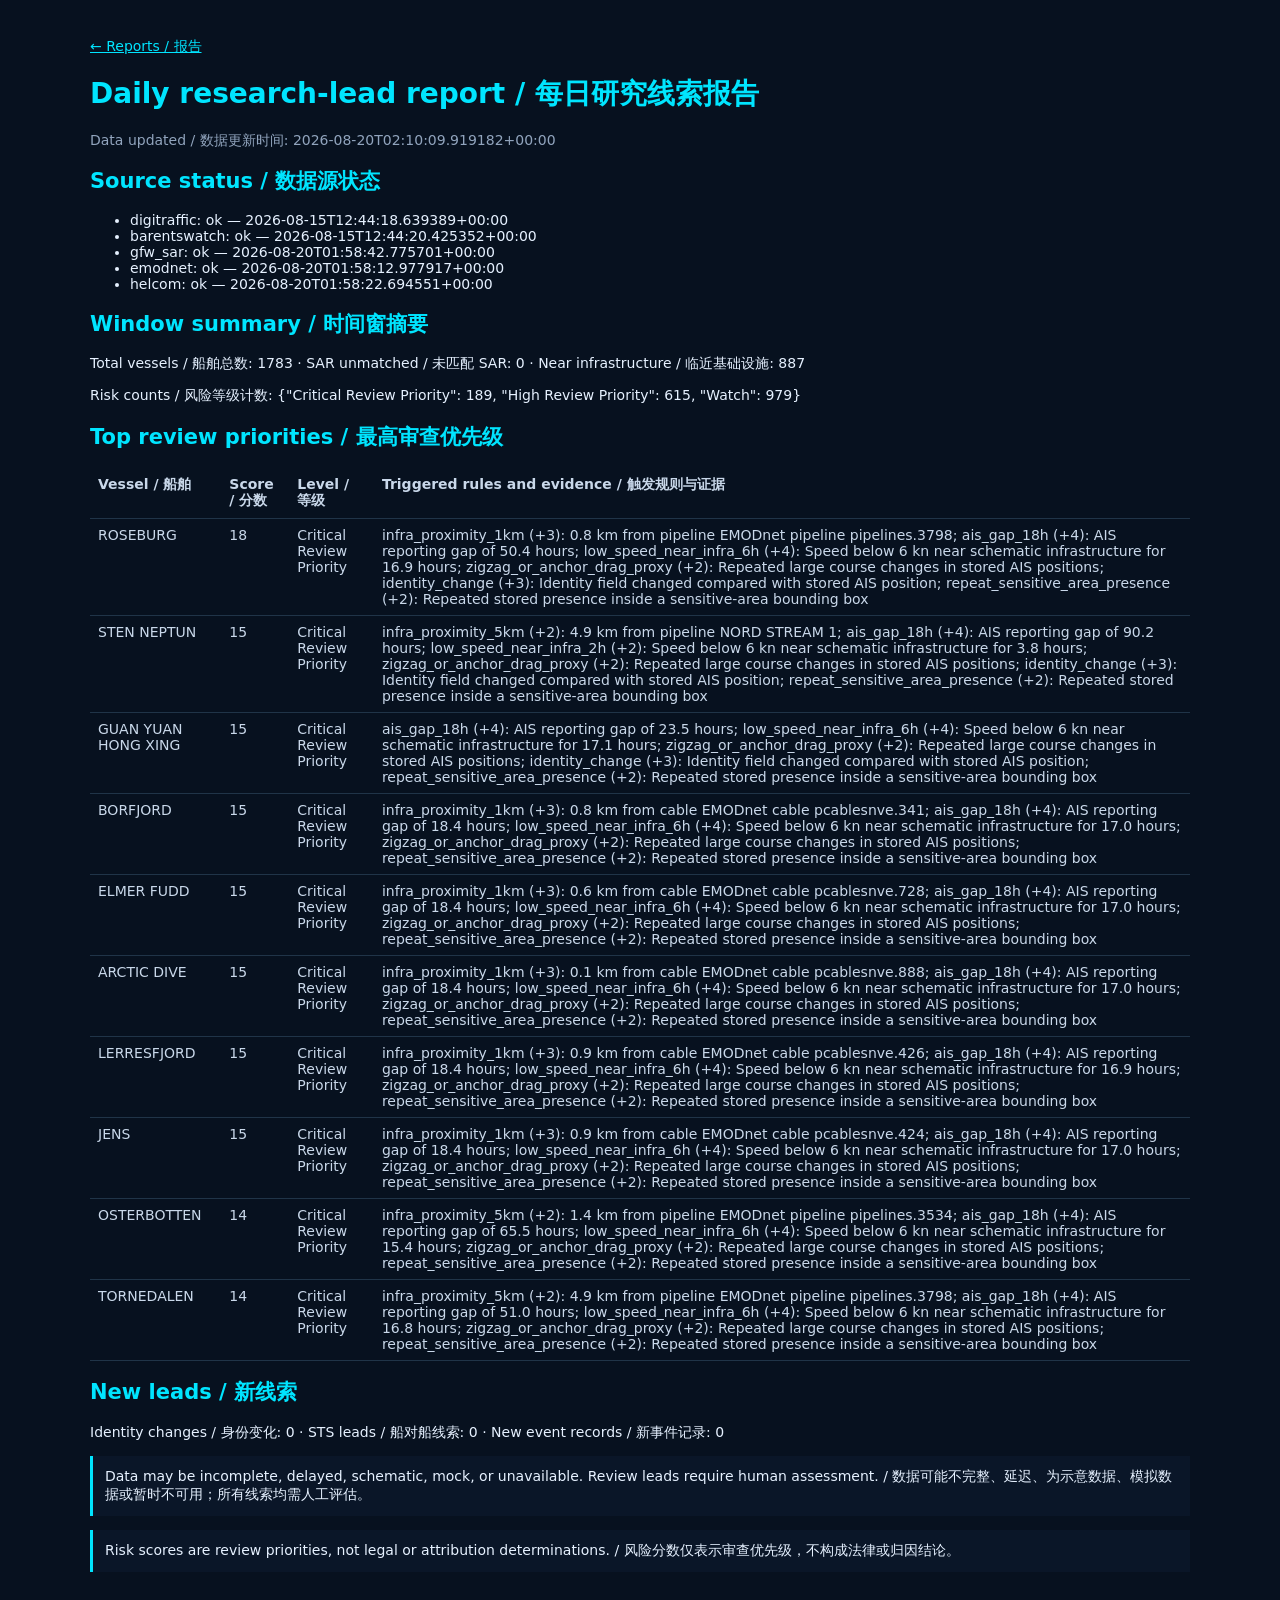
<file: docs/reports/2026-08-20.html>
<!doctype html>
<html lang="en">
<head><meta charset="utf-8"><meta name="viewport" content="width=device-width,initial-scale=1"><title>Daily research-lead report / 每日研究线索报告</title>
<style>body{margin:0;padding:24px;background:#07111f;color:#e6f1ff;font:14px system-ui,sans-serif}main{max-width:1100px;margin:auto}h1,h2{color:#00e5ff}table{width:100%;border-collapse:collapse}th,td{text-align:left;padding:8px;border-bottom:1px solid #203448;color:#c9d8ea;vertical-align:top}.muted{color:#91a4bd}.notice{padding:12px;border-left:3px solid #00e5ff;background:#0a1628}a{color:#00e5ff}pre{white-space:pre-wrap;overflow-wrap:anywhere;color:#c9d8ea}</style></head>
<body><main><p><a href="../reports.html">← Reports / 报告</a></p><h1>Daily research-lead report / 每日研究线索报告</h1><p class="muted">Data updated / 数据更新时间: 2026-08-20T02:10:09.919182+00:00</p><h2>Source status / 数据源状态</h2><ul><li>digitraffic: ok — 2026-08-15T12:44:18.639389+00:00</li><li>barentswatch: ok — 2026-08-15T12:44:20.425352+00:00</li><li>gfw_sar: ok — 2026-08-20T01:58:42.775701+00:00</li><li>emodnet: ok — 2026-08-20T01:58:12.977917+00:00</li><li>helcom: ok — 2026-08-20T01:58:22.694551+00:00</li></ul><h2>Window summary / 时间窗摘要</h2><p>Total vessels / 船舶总数: 1783 · SAR unmatched / 未匹配 SAR: 0 · Near infrastructure / 临近基础设施: 887</p><p>Risk counts / 风险等级计数: {&quot;Critical Review Priority&quot;: 189, &quot;High Review Priority&quot;: 615, &quot;Watch&quot;: 979}</p><h2>Top review priorities / 最高审查优先级</h2><table><tr><th>Vessel / 船舶</th><th>Score / 分数</th><th>Level / 等级</th><th>Triggered rules and evidence / 触发规则与证据</th></tr><tr><td>ROSEBURG</td><td>18</td><td>Critical Review Priority</td><td>infra_proximity_1km (+3): 0.8 km from pipeline EMODnet pipeline pipelines.3798; ais_gap_18h (+4): AIS reporting gap of 50.4 hours; low_speed_near_infra_6h (+4): Speed below 6 kn near schematic infrastructure for 16.9 hours; zigzag_or_anchor_drag_proxy (+2): Repeated large course changes in stored AIS positions; identity_change (+3): Identity field changed compared with stored AIS position; repeat_sensitive_area_presence (+2): Repeated stored presence inside a sensitive-area bounding box</td></tr><tr><td>STEN NEPTUN</td><td>15</td><td>Critical Review Priority</td><td>infra_proximity_5km (+2): 4.9 km from pipeline NORD STREAM 1; ais_gap_18h (+4): AIS reporting gap of 90.2 hours; low_speed_near_infra_2h (+2): Speed below 6 kn near schematic infrastructure for 3.8 hours; zigzag_or_anchor_drag_proxy (+2): Repeated large course changes in stored AIS positions; identity_change (+3): Identity field changed compared with stored AIS position; repeat_sensitive_area_presence (+2): Repeated stored presence inside a sensitive-area bounding box</td></tr><tr><td>GUAN YUAN HONG XING</td><td>15</td><td>Critical Review Priority</td><td>ais_gap_18h (+4): AIS reporting gap of 23.5 hours; low_speed_near_infra_6h (+4): Speed below 6 kn near schematic infrastructure for 17.1 hours; zigzag_or_anchor_drag_proxy (+2): Repeated large course changes in stored AIS positions; identity_change (+3): Identity field changed compared with stored AIS position; repeat_sensitive_area_presence (+2): Repeated stored presence inside a sensitive-area bounding box</td></tr><tr><td>BORFJORD</td><td>15</td><td>Critical Review Priority</td><td>infra_proximity_1km (+3): 0.8 km from cable EMODnet cable pcablesnve.341; ais_gap_18h (+4): AIS reporting gap of 18.4 hours; low_speed_near_infra_6h (+4): Speed below 6 kn near schematic infrastructure for 17.0 hours; zigzag_or_anchor_drag_proxy (+2): Repeated large course changes in stored AIS positions; repeat_sensitive_area_presence (+2): Repeated stored presence inside a sensitive-area bounding box</td></tr><tr><td>ELMER FUDD</td><td>15</td><td>Critical Review Priority</td><td>infra_proximity_1km (+3): 0.6 km from cable EMODnet cable pcablesnve.728; ais_gap_18h (+4): AIS reporting gap of 18.4 hours; low_speed_near_infra_6h (+4): Speed below 6 kn near schematic infrastructure for 17.0 hours; zigzag_or_anchor_drag_proxy (+2): Repeated large course changes in stored AIS positions; repeat_sensitive_area_presence (+2): Repeated stored presence inside a sensitive-area bounding box</td></tr><tr><td>ARCTIC DIVE</td><td>15</td><td>Critical Review Priority</td><td>infra_proximity_1km (+3): 0.1 km from cable EMODnet cable pcablesnve.888; ais_gap_18h (+4): AIS reporting gap of 18.4 hours; low_speed_near_infra_6h (+4): Speed below 6 kn near schematic infrastructure for 17.0 hours; zigzag_or_anchor_drag_proxy (+2): Repeated large course changes in stored AIS positions; repeat_sensitive_area_presence (+2): Repeated stored presence inside a sensitive-area bounding box</td></tr><tr><td>LERRESFJORD</td><td>15</td><td>Critical Review Priority</td><td>infra_proximity_1km (+3): 0.9 km from cable EMODnet cable pcablesnve.426; ais_gap_18h (+4): AIS reporting gap of 18.4 hours; low_speed_near_infra_6h (+4): Speed below 6 kn near schematic infrastructure for 16.9 hours; zigzag_or_anchor_drag_proxy (+2): Repeated large course changes in stored AIS positions; repeat_sensitive_area_presence (+2): Repeated stored presence inside a sensitive-area bounding box</td></tr><tr><td>JENS</td><td>15</td><td>Critical Review Priority</td><td>infra_proximity_1km (+3): 0.9 km from cable EMODnet cable pcablesnve.424; ais_gap_18h (+4): AIS reporting gap of 18.4 hours; low_speed_near_infra_6h (+4): Speed below 6 kn near schematic infrastructure for 17.0 hours; zigzag_or_anchor_drag_proxy (+2): Repeated large course changes in stored AIS positions; repeat_sensitive_area_presence (+2): Repeated stored presence inside a sensitive-area bounding box</td></tr><tr><td>OSTERBOTTEN</td><td>14</td><td>Critical Review Priority</td><td>infra_proximity_5km (+2): 1.4 km from pipeline EMODnet pipeline pipelines.3534; ais_gap_18h (+4): AIS reporting gap of 65.5 hours; low_speed_near_infra_6h (+4): Speed below 6 kn near schematic infrastructure for 15.4 hours; zigzag_or_anchor_drag_proxy (+2): Repeated large course changes in stored AIS positions; repeat_sensitive_area_presence (+2): Repeated stored presence inside a sensitive-area bounding box</td></tr><tr><td>TORNEDALEN</td><td>14</td><td>Critical Review Priority</td><td>infra_proximity_5km (+2): 4.9 km from pipeline EMODnet pipeline pipelines.3798; ais_gap_18h (+4): AIS reporting gap of 51.0 hours; low_speed_near_infra_6h (+4): Speed below 6 kn near schematic infrastructure for 16.8 hours; zigzag_or_anchor_drag_proxy (+2): Repeated large course changes in stored AIS positions; repeat_sensitive_area_presence (+2): Repeated stored presence inside a sensitive-area bounding box</td></tr></table><h2>New leads / 新线索</h2><p>Identity changes / 身份变化: 0 · STS leads / 船对船线索: 0 · New event records / 新事件记录: 0</p><p class="notice">Data may be incomplete, delayed, schematic, mock, or unavailable. Review leads require human assessment. / 数据可能不完整、延迟、为示意数据、模拟数据或暂时不可用；所有线索均需人工评估。</p><p class="notice">Risk scores are review priorities, not legal or attribution determinations. / 风险分数仅表示审查优先级，不构成法律或归因结论。</p></main></body></html>
</file>
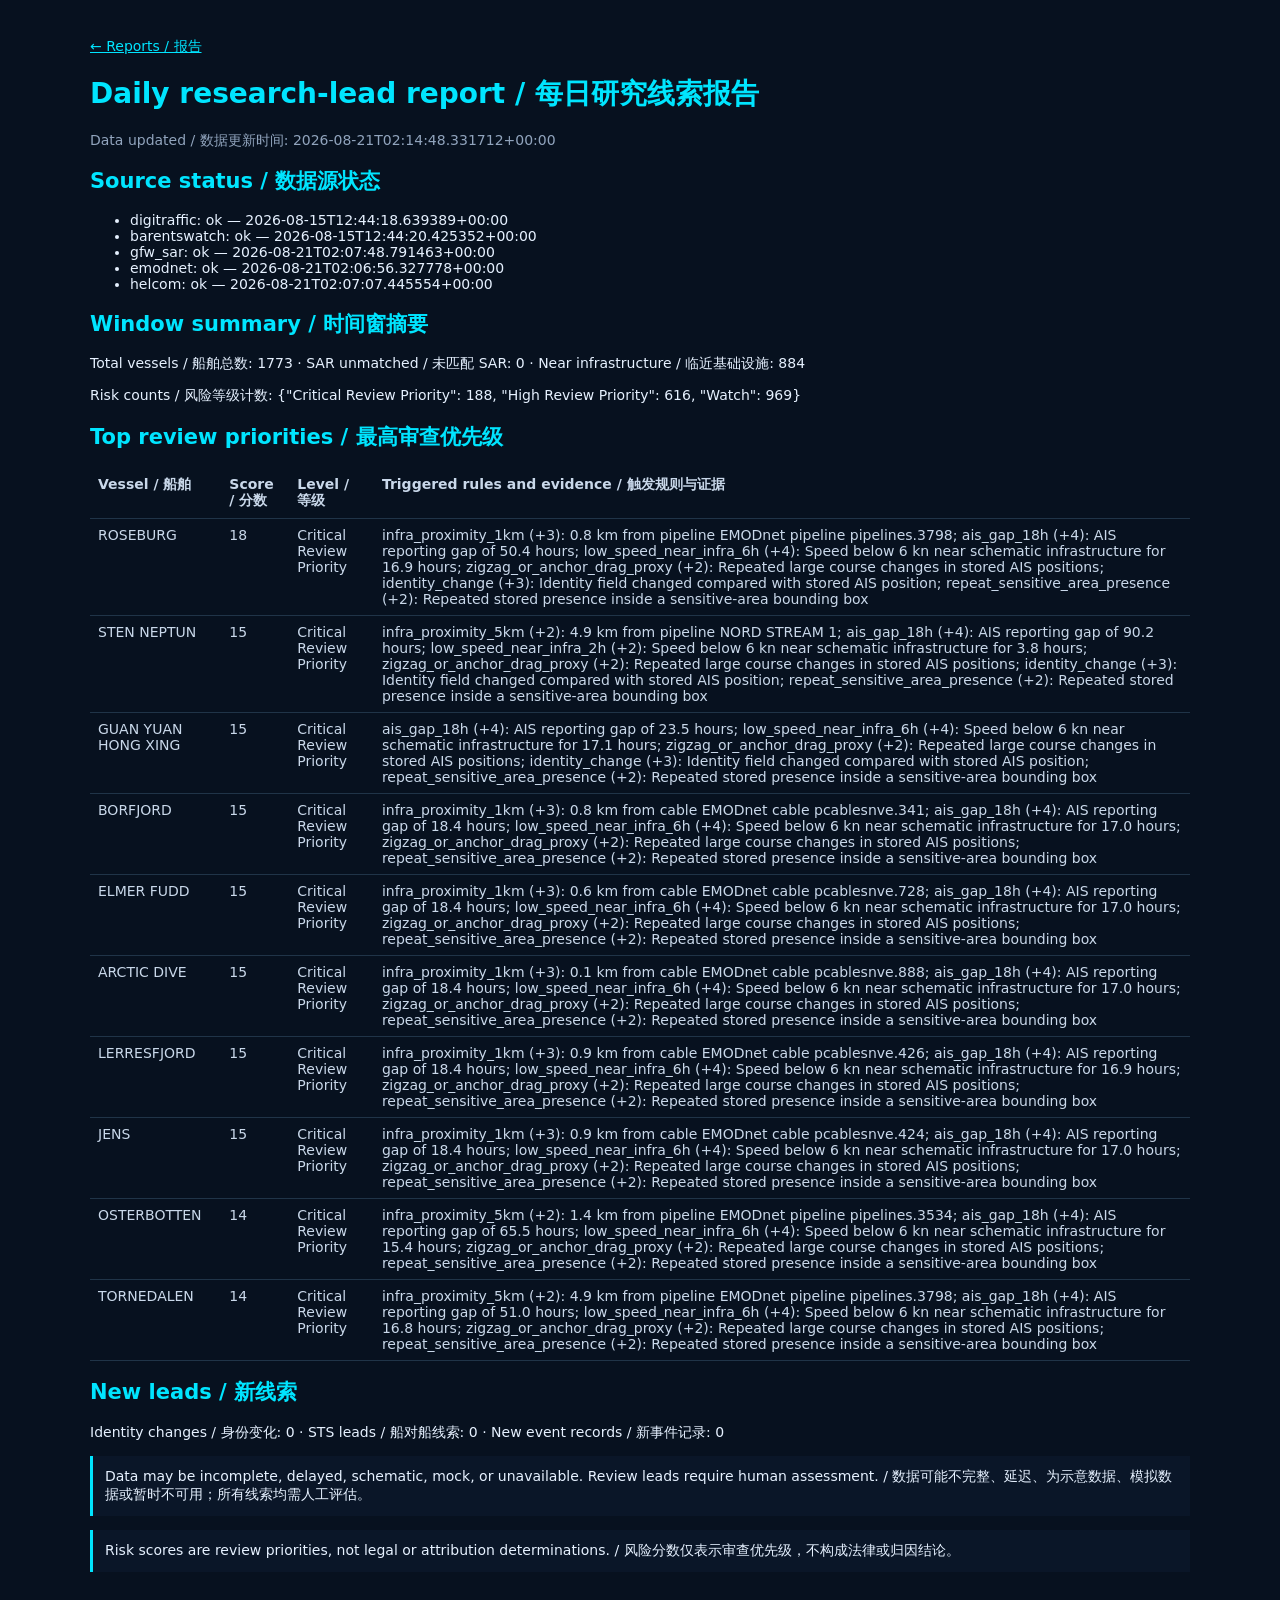
<file: docs/reports/2026-08-21.html>
<!doctype html>
<html lang="en">
<head><meta charset="utf-8"><meta name="viewport" content="width=device-width,initial-scale=1"><title>Daily research-lead report / 每日研究线索报告</title>
<style>body{margin:0;padding:24px;background:#07111f;color:#e6f1ff;font:14px system-ui,sans-serif}main{max-width:1100px;margin:auto}h1,h2{color:#00e5ff}table{width:100%;border-collapse:collapse}th,td{text-align:left;padding:8px;border-bottom:1px solid #203448;color:#c9d8ea;vertical-align:top}.muted{color:#91a4bd}.notice{padding:12px;border-left:3px solid #00e5ff;background:#0a1628}a{color:#00e5ff}pre{white-space:pre-wrap;overflow-wrap:anywhere;color:#c9d8ea}</style></head>
<body><main><p><a href="../reports.html">← Reports / 报告</a></p><h1>Daily research-lead report / 每日研究线索报告</h1><p class="muted">Data updated / 数据更新时间: 2026-08-21T02:14:48.331712+00:00</p><h2>Source status / 数据源状态</h2><ul><li>digitraffic: ok — 2026-08-15T12:44:18.639389+00:00</li><li>barentswatch: ok — 2026-08-15T12:44:20.425352+00:00</li><li>gfw_sar: ok — 2026-08-21T02:07:48.791463+00:00</li><li>emodnet: ok — 2026-08-21T02:06:56.327778+00:00</li><li>helcom: ok — 2026-08-21T02:07:07.445554+00:00</li></ul><h2>Window summary / 时间窗摘要</h2><p>Total vessels / 船舶总数: 1773 · SAR unmatched / 未匹配 SAR: 0 · Near infrastructure / 临近基础设施: 884</p><p>Risk counts / 风险等级计数: {&quot;Critical Review Priority&quot;: 188, &quot;High Review Priority&quot;: 616, &quot;Watch&quot;: 969}</p><h2>Top review priorities / 最高审查优先级</h2><table><tr><th>Vessel / 船舶</th><th>Score / 分数</th><th>Level / 等级</th><th>Triggered rules and evidence / 触发规则与证据</th></tr><tr><td>ROSEBURG</td><td>18</td><td>Critical Review Priority</td><td>infra_proximity_1km (+3): 0.8 km from pipeline EMODnet pipeline pipelines.3798; ais_gap_18h (+4): AIS reporting gap of 50.4 hours; low_speed_near_infra_6h (+4): Speed below 6 kn near schematic infrastructure for 16.9 hours; zigzag_or_anchor_drag_proxy (+2): Repeated large course changes in stored AIS positions; identity_change (+3): Identity field changed compared with stored AIS position; repeat_sensitive_area_presence (+2): Repeated stored presence inside a sensitive-area bounding box</td></tr><tr><td>STEN NEPTUN</td><td>15</td><td>Critical Review Priority</td><td>infra_proximity_5km (+2): 4.9 km from pipeline NORD STREAM 1; ais_gap_18h (+4): AIS reporting gap of 90.2 hours; low_speed_near_infra_2h (+2): Speed below 6 kn near schematic infrastructure for 3.8 hours; zigzag_or_anchor_drag_proxy (+2): Repeated large course changes in stored AIS positions; identity_change (+3): Identity field changed compared with stored AIS position; repeat_sensitive_area_presence (+2): Repeated stored presence inside a sensitive-area bounding box</td></tr><tr><td>GUAN YUAN HONG XING</td><td>15</td><td>Critical Review Priority</td><td>ais_gap_18h (+4): AIS reporting gap of 23.5 hours; low_speed_near_infra_6h (+4): Speed below 6 kn near schematic infrastructure for 17.1 hours; zigzag_or_anchor_drag_proxy (+2): Repeated large course changes in stored AIS positions; identity_change (+3): Identity field changed compared with stored AIS position; repeat_sensitive_area_presence (+2): Repeated stored presence inside a sensitive-area bounding box</td></tr><tr><td>BORFJORD</td><td>15</td><td>Critical Review Priority</td><td>infra_proximity_1km (+3): 0.8 km from cable EMODnet cable pcablesnve.341; ais_gap_18h (+4): AIS reporting gap of 18.4 hours; low_speed_near_infra_6h (+4): Speed below 6 kn near schematic infrastructure for 17.0 hours; zigzag_or_anchor_drag_proxy (+2): Repeated large course changes in stored AIS positions; repeat_sensitive_area_presence (+2): Repeated stored presence inside a sensitive-area bounding box</td></tr><tr><td>ELMER FUDD</td><td>15</td><td>Critical Review Priority</td><td>infra_proximity_1km (+3): 0.6 km from cable EMODnet cable pcablesnve.728; ais_gap_18h (+4): AIS reporting gap of 18.4 hours; low_speed_near_infra_6h (+4): Speed below 6 kn near schematic infrastructure for 17.0 hours; zigzag_or_anchor_drag_proxy (+2): Repeated large course changes in stored AIS positions; repeat_sensitive_area_presence (+2): Repeated stored presence inside a sensitive-area bounding box</td></tr><tr><td>ARCTIC DIVE</td><td>15</td><td>Critical Review Priority</td><td>infra_proximity_1km (+3): 0.1 km from cable EMODnet cable pcablesnve.888; ais_gap_18h (+4): AIS reporting gap of 18.4 hours; low_speed_near_infra_6h (+4): Speed below 6 kn near schematic infrastructure for 17.0 hours; zigzag_or_anchor_drag_proxy (+2): Repeated large course changes in stored AIS positions; repeat_sensitive_area_presence (+2): Repeated stored presence inside a sensitive-area bounding box</td></tr><tr><td>LERRESFJORD</td><td>15</td><td>Critical Review Priority</td><td>infra_proximity_1km (+3): 0.9 km from cable EMODnet cable pcablesnve.426; ais_gap_18h (+4): AIS reporting gap of 18.4 hours; low_speed_near_infra_6h (+4): Speed below 6 kn near schematic infrastructure for 16.9 hours; zigzag_or_anchor_drag_proxy (+2): Repeated large course changes in stored AIS positions; repeat_sensitive_area_presence (+2): Repeated stored presence inside a sensitive-area bounding box</td></tr><tr><td>JENS</td><td>15</td><td>Critical Review Priority</td><td>infra_proximity_1km (+3): 0.9 km from cable EMODnet cable pcablesnve.424; ais_gap_18h (+4): AIS reporting gap of 18.4 hours; low_speed_near_infra_6h (+4): Speed below 6 kn near schematic infrastructure for 17.0 hours; zigzag_or_anchor_drag_proxy (+2): Repeated large course changes in stored AIS positions; repeat_sensitive_area_presence (+2): Repeated stored presence inside a sensitive-area bounding box</td></tr><tr><td>OSTERBOTTEN</td><td>14</td><td>Critical Review Priority</td><td>infra_proximity_5km (+2): 1.4 km from pipeline EMODnet pipeline pipelines.3534; ais_gap_18h (+4): AIS reporting gap of 65.5 hours; low_speed_near_infra_6h (+4): Speed below 6 kn near schematic infrastructure for 15.4 hours; zigzag_or_anchor_drag_proxy (+2): Repeated large course changes in stored AIS positions; repeat_sensitive_area_presence (+2): Repeated stored presence inside a sensitive-area bounding box</td></tr><tr><td>TORNEDALEN</td><td>14</td><td>Critical Review Priority</td><td>infra_proximity_5km (+2): 4.9 km from pipeline EMODnet pipeline pipelines.3798; ais_gap_18h (+4): AIS reporting gap of 51.0 hours; low_speed_near_infra_6h (+4): Speed below 6 kn near schematic infrastructure for 16.8 hours; zigzag_or_anchor_drag_proxy (+2): Repeated large course changes in stored AIS positions; repeat_sensitive_area_presence (+2): Repeated stored presence inside a sensitive-area bounding box</td></tr></table><h2>New leads / 新线索</h2><p>Identity changes / 身份变化: 0 · STS leads / 船对船线索: 0 · New event records / 新事件记录: 0</p><p class="notice">Data may be incomplete, delayed, schematic, mock, or unavailable. Review leads require human assessment. / 数据可能不完整、延迟、为示意数据、模拟数据或暂时不可用；所有线索均需人工评估。</p><p class="notice">Risk scores are review priorities, not legal or attribution determinations. / 风险分数仅表示审查优先级，不构成法律或归因结论。</p></main></body></html>
</file>
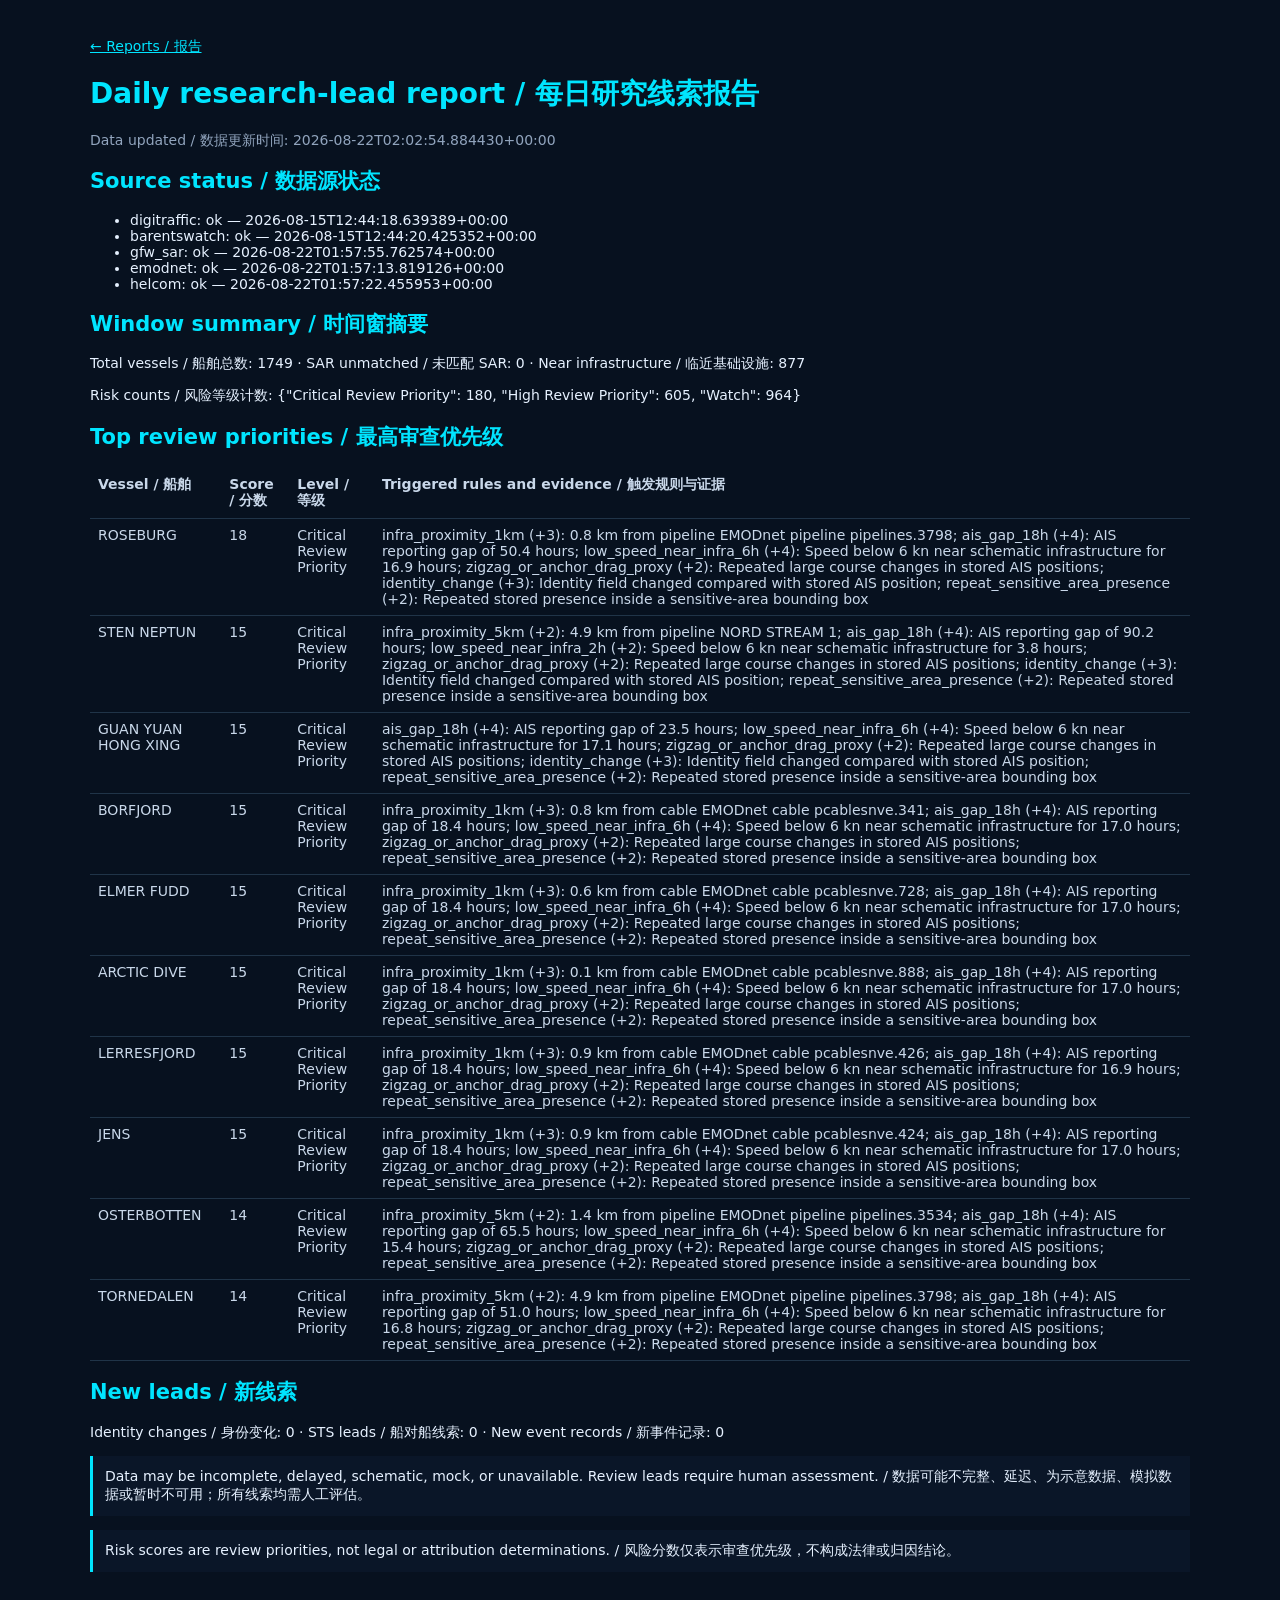
<file: docs/reports/2026-08-22.html>
<!doctype html>
<html lang="en">
<head><meta charset="utf-8"><meta name="viewport" content="width=device-width,initial-scale=1"><title>Daily research-lead report / 每日研究线索报告</title>
<style>body{margin:0;padding:24px;background:#07111f;color:#e6f1ff;font:14px system-ui,sans-serif}main{max-width:1100px;margin:auto}h1,h2{color:#00e5ff}table{width:100%;border-collapse:collapse}th,td{text-align:left;padding:8px;border-bottom:1px solid #203448;color:#c9d8ea;vertical-align:top}.muted{color:#91a4bd}.notice{padding:12px;border-left:3px solid #00e5ff;background:#0a1628}a{color:#00e5ff}pre{white-space:pre-wrap;overflow-wrap:anywhere;color:#c9d8ea}</style></head>
<body><main><p><a href="../reports.html">← Reports / 报告</a></p><h1>Daily research-lead report / 每日研究线索报告</h1><p class="muted">Data updated / 数据更新时间: 2026-08-22T02:02:54.884430+00:00</p><h2>Source status / 数据源状态</h2><ul><li>digitraffic: ok — 2026-08-15T12:44:18.639389+00:00</li><li>barentswatch: ok — 2026-08-15T12:44:20.425352+00:00</li><li>gfw_sar: ok — 2026-08-22T01:57:55.762574+00:00</li><li>emodnet: ok — 2026-08-22T01:57:13.819126+00:00</li><li>helcom: ok — 2026-08-22T01:57:22.455953+00:00</li></ul><h2>Window summary / 时间窗摘要</h2><p>Total vessels / 船舶总数: 1749 · SAR unmatched / 未匹配 SAR: 0 · Near infrastructure / 临近基础设施: 877</p><p>Risk counts / 风险等级计数: {&quot;Critical Review Priority&quot;: 180, &quot;High Review Priority&quot;: 605, &quot;Watch&quot;: 964}</p><h2>Top review priorities / 最高审查优先级</h2><table><tr><th>Vessel / 船舶</th><th>Score / 分数</th><th>Level / 等级</th><th>Triggered rules and evidence / 触发规则与证据</th></tr><tr><td>ROSEBURG</td><td>18</td><td>Critical Review Priority</td><td>infra_proximity_1km (+3): 0.8 km from pipeline EMODnet pipeline pipelines.3798; ais_gap_18h (+4): AIS reporting gap of 50.4 hours; low_speed_near_infra_6h (+4): Speed below 6 kn near schematic infrastructure for 16.9 hours; zigzag_or_anchor_drag_proxy (+2): Repeated large course changes in stored AIS positions; identity_change (+3): Identity field changed compared with stored AIS position; repeat_sensitive_area_presence (+2): Repeated stored presence inside a sensitive-area bounding box</td></tr><tr><td>STEN NEPTUN</td><td>15</td><td>Critical Review Priority</td><td>infra_proximity_5km (+2): 4.9 km from pipeline NORD STREAM 1; ais_gap_18h (+4): AIS reporting gap of 90.2 hours; low_speed_near_infra_2h (+2): Speed below 6 kn near schematic infrastructure for 3.8 hours; zigzag_or_anchor_drag_proxy (+2): Repeated large course changes in stored AIS positions; identity_change (+3): Identity field changed compared with stored AIS position; repeat_sensitive_area_presence (+2): Repeated stored presence inside a sensitive-area bounding box</td></tr><tr><td>GUAN YUAN HONG XING</td><td>15</td><td>Critical Review Priority</td><td>ais_gap_18h (+4): AIS reporting gap of 23.5 hours; low_speed_near_infra_6h (+4): Speed below 6 kn near schematic infrastructure for 17.1 hours; zigzag_or_anchor_drag_proxy (+2): Repeated large course changes in stored AIS positions; identity_change (+3): Identity field changed compared with stored AIS position; repeat_sensitive_area_presence (+2): Repeated stored presence inside a sensitive-area bounding box</td></tr><tr><td>BORFJORD</td><td>15</td><td>Critical Review Priority</td><td>infra_proximity_1km (+3): 0.8 km from cable EMODnet cable pcablesnve.341; ais_gap_18h (+4): AIS reporting gap of 18.4 hours; low_speed_near_infra_6h (+4): Speed below 6 kn near schematic infrastructure for 17.0 hours; zigzag_or_anchor_drag_proxy (+2): Repeated large course changes in stored AIS positions; repeat_sensitive_area_presence (+2): Repeated stored presence inside a sensitive-area bounding box</td></tr><tr><td>ELMER FUDD</td><td>15</td><td>Critical Review Priority</td><td>infra_proximity_1km (+3): 0.6 km from cable EMODnet cable pcablesnve.728; ais_gap_18h (+4): AIS reporting gap of 18.4 hours; low_speed_near_infra_6h (+4): Speed below 6 kn near schematic infrastructure for 17.0 hours; zigzag_or_anchor_drag_proxy (+2): Repeated large course changes in stored AIS positions; repeat_sensitive_area_presence (+2): Repeated stored presence inside a sensitive-area bounding box</td></tr><tr><td>ARCTIC DIVE</td><td>15</td><td>Critical Review Priority</td><td>infra_proximity_1km (+3): 0.1 km from cable EMODnet cable pcablesnve.888; ais_gap_18h (+4): AIS reporting gap of 18.4 hours; low_speed_near_infra_6h (+4): Speed below 6 kn near schematic infrastructure for 17.0 hours; zigzag_or_anchor_drag_proxy (+2): Repeated large course changes in stored AIS positions; repeat_sensitive_area_presence (+2): Repeated stored presence inside a sensitive-area bounding box</td></tr><tr><td>LERRESFJORD</td><td>15</td><td>Critical Review Priority</td><td>infra_proximity_1km (+3): 0.9 km from cable EMODnet cable pcablesnve.426; ais_gap_18h (+4): AIS reporting gap of 18.4 hours; low_speed_near_infra_6h (+4): Speed below 6 kn near schematic infrastructure for 16.9 hours; zigzag_or_anchor_drag_proxy (+2): Repeated large course changes in stored AIS positions; repeat_sensitive_area_presence (+2): Repeated stored presence inside a sensitive-area bounding box</td></tr><tr><td>JENS</td><td>15</td><td>Critical Review Priority</td><td>infra_proximity_1km (+3): 0.9 km from cable EMODnet cable pcablesnve.424; ais_gap_18h (+4): AIS reporting gap of 18.4 hours; low_speed_near_infra_6h (+4): Speed below 6 kn near schematic infrastructure for 17.0 hours; zigzag_or_anchor_drag_proxy (+2): Repeated large course changes in stored AIS positions; repeat_sensitive_area_presence (+2): Repeated stored presence inside a sensitive-area bounding box</td></tr><tr><td>OSTERBOTTEN</td><td>14</td><td>Critical Review Priority</td><td>infra_proximity_5km (+2): 1.4 km from pipeline EMODnet pipeline pipelines.3534; ais_gap_18h (+4): AIS reporting gap of 65.5 hours; low_speed_near_infra_6h (+4): Speed below 6 kn near schematic infrastructure for 15.4 hours; zigzag_or_anchor_drag_proxy (+2): Repeated large course changes in stored AIS positions; repeat_sensitive_area_presence (+2): Repeated stored presence inside a sensitive-area bounding box</td></tr><tr><td>TORNEDALEN</td><td>14</td><td>Critical Review Priority</td><td>infra_proximity_5km (+2): 4.9 km from pipeline EMODnet pipeline pipelines.3798; ais_gap_18h (+4): AIS reporting gap of 51.0 hours; low_speed_near_infra_6h (+4): Speed below 6 kn near schematic infrastructure for 16.8 hours; zigzag_or_anchor_drag_proxy (+2): Repeated large course changes in stored AIS positions; repeat_sensitive_area_presence (+2): Repeated stored presence inside a sensitive-area bounding box</td></tr></table><h2>New leads / 新线索</h2><p>Identity changes / 身份变化: 0 · STS leads / 船对船线索: 0 · New event records / 新事件记录: 0</p><p class="notice">Data may be incomplete, delayed, schematic, mock, or unavailable. Review leads require human assessment. / 数据可能不完整、延迟、为示意数据、模拟数据或暂时不可用；所有线索均需人工评估。</p><p class="notice">Risk scores are review priorities, not legal or attribution determinations. / 风险分数仅表示审查优先级，不构成法律或归因结论。</p></main></body></html>
</file>
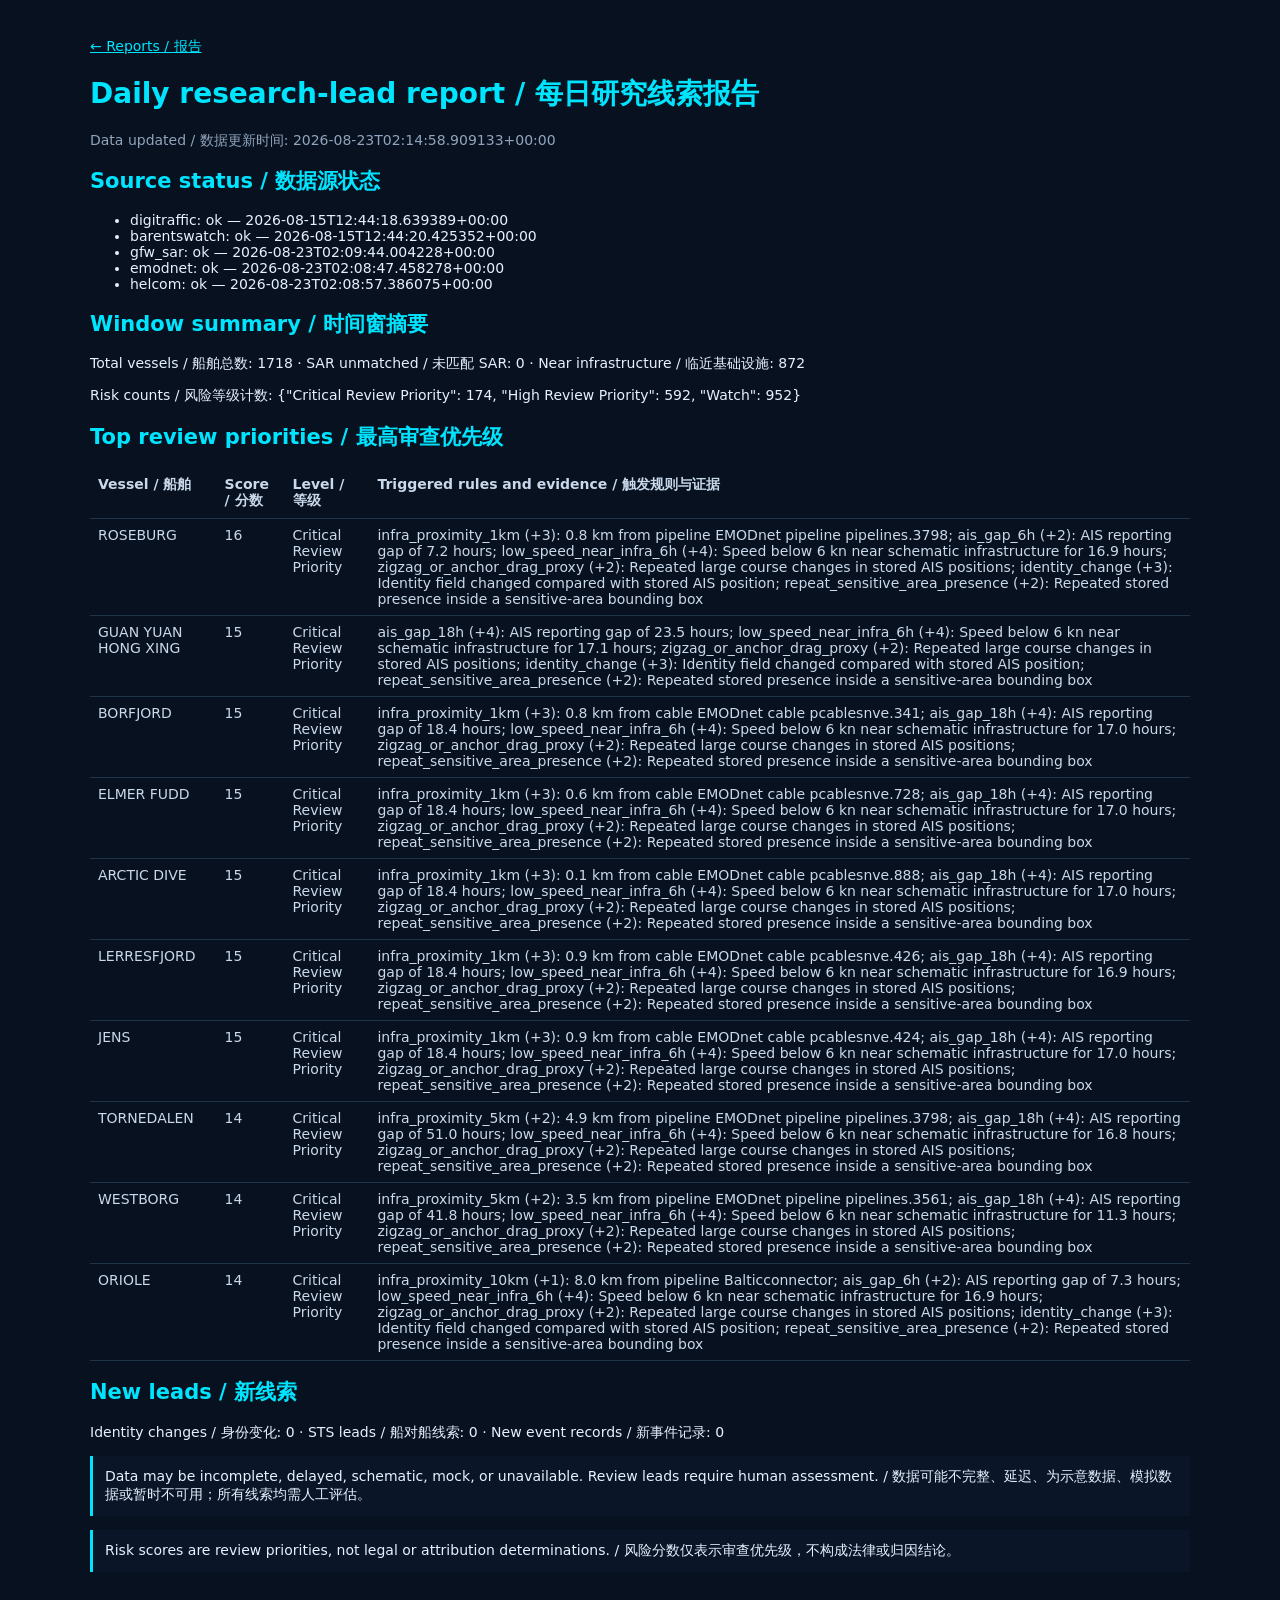
<file: docs/reports/2026-08-23.html>
<!doctype html>
<html lang="en">
<head><meta charset="utf-8"><meta name="viewport" content="width=device-width,initial-scale=1"><title>Daily research-lead report / 每日研究线索报告</title>
<style>body{margin:0;padding:24px;background:#07111f;color:#e6f1ff;font:14px system-ui,sans-serif}main{max-width:1100px;margin:auto}h1,h2{color:#00e5ff}table{width:100%;border-collapse:collapse}th,td{text-align:left;padding:8px;border-bottom:1px solid #203448;color:#c9d8ea;vertical-align:top}.muted{color:#91a4bd}.notice{padding:12px;border-left:3px solid #00e5ff;background:#0a1628}a{color:#00e5ff}pre{white-space:pre-wrap;overflow-wrap:anywhere;color:#c9d8ea}</style></head>
<body><main><p><a href="../reports.html">← Reports / 报告</a></p><h1>Daily research-lead report / 每日研究线索报告</h1><p class="muted">Data updated / 数据更新时间: 2026-08-23T02:14:58.909133+00:00</p><h2>Source status / 数据源状态</h2><ul><li>digitraffic: ok — 2026-08-15T12:44:18.639389+00:00</li><li>barentswatch: ok — 2026-08-15T12:44:20.425352+00:00</li><li>gfw_sar: ok — 2026-08-23T02:09:44.004228+00:00</li><li>emodnet: ok — 2026-08-23T02:08:47.458278+00:00</li><li>helcom: ok — 2026-08-23T02:08:57.386075+00:00</li></ul><h2>Window summary / 时间窗摘要</h2><p>Total vessels / 船舶总数: 1718 · SAR unmatched / 未匹配 SAR: 0 · Near infrastructure / 临近基础设施: 872</p><p>Risk counts / 风险等级计数: {&quot;Critical Review Priority&quot;: 174, &quot;High Review Priority&quot;: 592, &quot;Watch&quot;: 952}</p><h2>Top review priorities / 最高审查优先级</h2><table><tr><th>Vessel / 船舶</th><th>Score / 分数</th><th>Level / 等级</th><th>Triggered rules and evidence / 触发规则与证据</th></tr><tr><td>ROSEBURG</td><td>16</td><td>Critical Review Priority</td><td>infra_proximity_1km (+3): 0.8 km from pipeline EMODnet pipeline pipelines.3798; ais_gap_6h (+2): AIS reporting gap of 7.2 hours; low_speed_near_infra_6h (+4): Speed below 6 kn near schematic infrastructure for 16.9 hours; zigzag_or_anchor_drag_proxy (+2): Repeated large course changes in stored AIS positions; identity_change (+3): Identity field changed compared with stored AIS position; repeat_sensitive_area_presence (+2): Repeated stored presence inside a sensitive-area bounding box</td></tr><tr><td>GUAN YUAN HONG XING</td><td>15</td><td>Critical Review Priority</td><td>ais_gap_18h (+4): AIS reporting gap of 23.5 hours; low_speed_near_infra_6h (+4): Speed below 6 kn near schematic infrastructure for 17.1 hours; zigzag_or_anchor_drag_proxy (+2): Repeated large course changes in stored AIS positions; identity_change (+3): Identity field changed compared with stored AIS position; repeat_sensitive_area_presence (+2): Repeated stored presence inside a sensitive-area bounding box</td></tr><tr><td>BORFJORD</td><td>15</td><td>Critical Review Priority</td><td>infra_proximity_1km (+3): 0.8 km from cable EMODnet cable pcablesnve.341; ais_gap_18h (+4): AIS reporting gap of 18.4 hours; low_speed_near_infra_6h (+4): Speed below 6 kn near schematic infrastructure for 17.0 hours; zigzag_or_anchor_drag_proxy (+2): Repeated large course changes in stored AIS positions; repeat_sensitive_area_presence (+2): Repeated stored presence inside a sensitive-area bounding box</td></tr><tr><td>ELMER FUDD</td><td>15</td><td>Critical Review Priority</td><td>infra_proximity_1km (+3): 0.6 km from cable EMODnet cable pcablesnve.728; ais_gap_18h (+4): AIS reporting gap of 18.4 hours; low_speed_near_infra_6h (+4): Speed below 6 kn near schematic infrastructure for 17.0 hours; zigzag_or_anchor_drag_proxy (+2): Repeated large course changes in stored AIS positions; repeat_sensitive_area_presence (+2): Repeated stored presence inside a sensitive-area bounding box</td></tr><tr><td>ARCTIC DIVE</td><td>15</td><td>Critical Review Priority</td><td>infra_proximity_1km (+3): 0.1 km from cable EMODnet cable pcablesnve.888; ais_gap_18h (+4): AIS reporting gap of 18.4 hours; low_speed_near_infra_6h (+4): Speed below 6 kn near schematic infrastructure for 17.0 hours; zigzag_or_anchor_drag_proxy (+2): Repeated large course changes in stored AIS positions; repeat_sensitive_area_presence (+2): Repeated stored presence inside a sensitive-area bounding box</td></tr><tr><td>LERRESFJORD</td><td>15</td><td>Critical Review Priority</td><td>infra_proximity_1km (+3): 0.9 km from cable EMODnet cable pcablesnve.426; ais_gap_18h (+4): AIS reporting gap of 18.4 hours; low_speed_near_infra_6h (+4): Speed below 6 kn near schematic infrastructure for 16.9 hours; zigzag_or_anchor_drag_proxy (+2): Repeated large course changes in stored AIS positions; repeat_sensitive_area_presence (+2): Repeated stored presence inside a sensitive-area bounding box</td></tr><tr><td>JENS</td><td>15</td><td>Critical Review Priority</td><td>infra_proximity_1km (+3): 0.9 km from cable EMODnet cable pcablesnve.424; ais_gap_18h (+4): AIS reporting gap of 18.4 hours; low_speed_near_infra_6h (+4): Speed below 6 kn near schematic infrastructure for 17.0 hours; zigzag_or_anchor_drag_proxy (+2): Repeated large course changes in stored AIS positions; repeat_sensitive_area_presence (+2): Repeated stored presence inside a sensitive-area bounding box</td></tr><tr><td>TORNEDALEN</td><td>14</td><td>Critical Review Priority</td><td>infra_proximity_5km (+2): 4.9 km from pipeline EMODnet pipeline pipelines.3798; ais_gap_18h (+4): AIS reporting gap of 51.0 hours; low_speed_near_infra_6h (+4): Speed below 6 kn near schematic infrastructure for 16.8 hours; zigzag_or_anchor_drag_proxy (+2): Repeated large course changes in stored AIS positions; repeat_sensitive_area_presence (+2): Repeated stored presence inside a sensitive-area bounding box</td></tr><tr><td>WESTBORG</td><td>14</td><td>Critical Review Priority</td><td>infra_proximity_5km (+2): 3.5 km from pipeline EMODnet pipeline pipelines.3561; ais_gap_18h (+4): AIS reporting gap of 41.8 hours; low_speed_near_infra_6h (+4): Speed below 6 kn near schematic infrastructure for 11.3 hours; zigzag_or_anchor_drag_proxy (+2): Repeated large course changes in stored AIS positions; repeat_sensitive_area_presence (+2): Repeated stored presence inside a sensitive-area bounding box</td></tr><tr><td>ORIOLE</td><td>14</td><td>Critical Review Priority</td><td>infra_proximity_10km (+1): 8.0 km from pipeline Balticconnector; ais_gap_6h (+2): AIS reporting gap of 7.3 hours; low_speed_near_infra_6h (+4): Speed below 6 kn near schematic infrastructure for 16.9 hours; zigzag_or_anchor_drag_proxy (+2): Repeated large course changes in stored AIS positions; identity_change (+3): Identity field changed compared with stored AIS position; repeat_sensitive_area_presence (+2): Repeated stored presence inside a sensitive-area bounding box</td></tr></table><h2>New leads / 新线索</h2><p>Identity changes / 身份变化: 0 · STS leads / 船对船线索: 0 · New event records / 新事件记录: 0</p><p class="notice">Data may be incomplete, delayed, schematic, mock, or unavailable. Review leads require human assessment. / 数据可能不完整、延迟、为示意数据、模拟数据或暂时不可用；所有线索均需人工评估。</p><p class="notice">Risk scores are review priorities, not legal or attribution determinations. / 风险分数仅表示审查优先级，不构成法律或归因结论。</p></main></body></html>
</file>
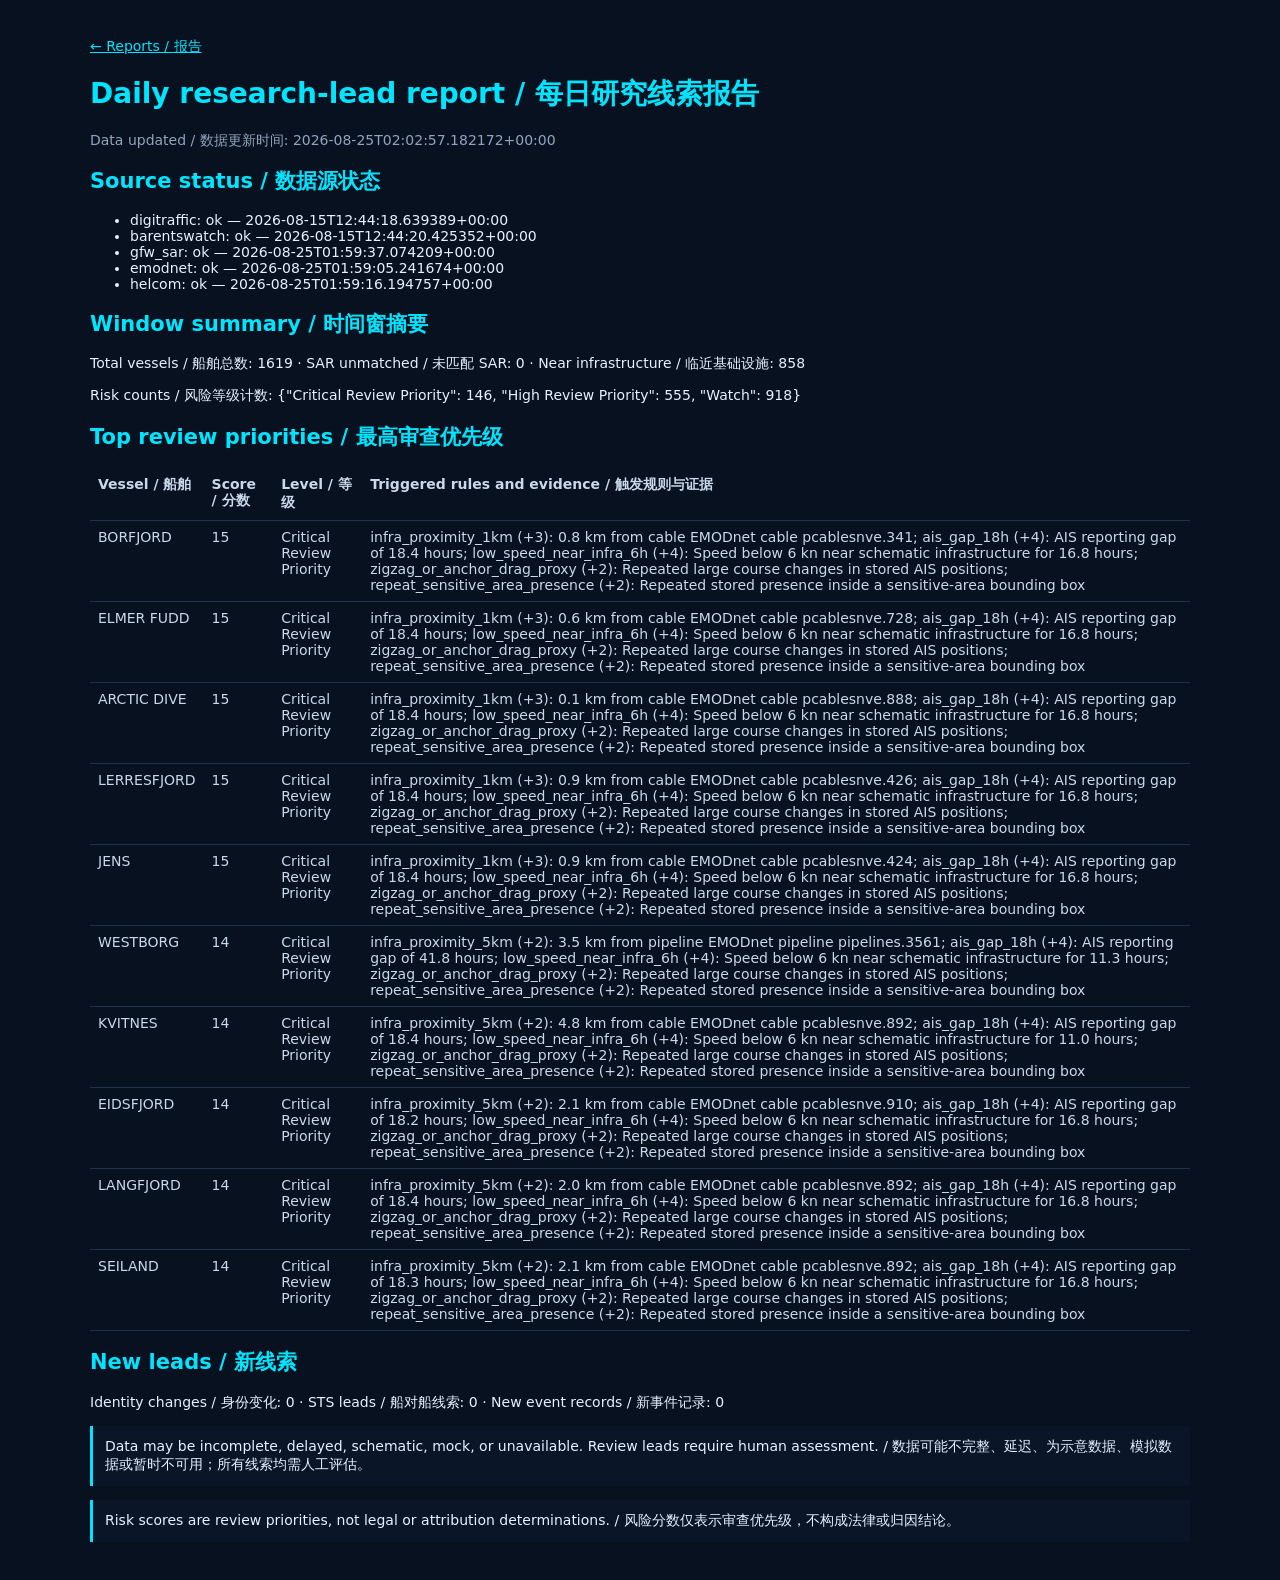
<file: docs/reports/2026-08-25.html>
<!doctype html>
<html lang="en">
<head><meta charset="utf-8"><meta name="viewport" content="width=device-width,initial-scale=1"><title>Daily research-lead report / 每日研究线索报告</title>
<style>body{margin:0;padding:24px;background:#07111f;color:#e6f1ff;font:14px system-ui,sans-serif}main{max-width:1100px;margin:auto}h1,h2{color:#00e5ff}table{width:100%;border-collapse:collapse}th,td{text-align:left;padding:8px;border-bottom:1px solid #203448;color:#c9d8ea;vertical-align:top}.muted{color:#91a4bd}.notice{padding:12px;border-left:3px solid #00e5ff;background:#0a1628}a{color:#00e5ff}pre{white-space:pre-wrap;overflow-wrap:anywhere;color:#c9d8ea}</style></head>
<body><main><p><a href="../reports.html">← Reports / 报告</a></p><h1>Daily research-lead report / 每日研究线索报告</h1><p class="muted">Data updated / 数据更新时间: 2026-08-25T02:02:57.182172+00:00</p><h2>Source status / 数据源状态</h2><ul><li>digitraffic: ok — 2026-08-15T12:44:18.639389+00:00</li><li>barentswatch: ok — 2026-08-15T12:44:20.425352+00:00</li><li>gfw_sar: ok — 2026-08-25T01:59:37.074209+00:00</li><li>emodnet: ok — 2026-08-25T01:59:05.241674+00:00</li><li>helcom: ok — 2026-08-25T01:59:16.194757+00:00</li></ul><h2>Window summary / 时间窗摘要</h2><p>Total vessels / 船舶总数: 1619 · SAR unmatched / 未匹配 SAR: 0 · Near infrastructure / 临近基础设施: 858</p><p>Risk counts / 风险等级计数: {&quot;Critical Review Priority&quot;: 146, &quot;High Review Priority&quot;: 555, &quot;Watch&quot;: 918}</p><h2>Top review priorities / 最高审查优先级</h2><table><tr><th>Vessel / 船舶</th><th>Score / 分数</th><th>Level / 等级</th><th>Triggered rules and evidence / 触发规则与证据</th></tr><tr><td>BORFJORD</td><td>15</td><td>Critical Review Priority</td><td>infra_proximity_1km (+3): 0.8 km from cable EMODnet cable pcablesnve.341; ais_gap_18h (+4): AIS reporting gap of 18.4 hours; low_speed_near_infra_6h (+4): Speed below 6 kn near schematic infrastructure for 16.8 hours; zigzag_or_anchor_drag_proxy (+2): Repeated large course changes in stored AIS positions; repeat_sensitive_area_presence (+2): Repeated stored presence inside a sensitive-area bounding box</td></tr><tr><td>ELMER FUDD</td><td>15</td><td>Critical Review Priority</td><td>infra_proximity_1km (+3): 0.6 km from cable EMODnet cable pcablesnve.728; ais_gap_18h (+4): AIS reporting gap of 18.4 hours; low_speed_near_infra_6h (+4): Speed below 6 kn near schematic infrastructure for 16.8 hours; zigzag_or_anchor_drag_proxy (+2): Repeated large course changes in stored AIS positions; repeat_sensitive_area_presence (+2): Repeated stored presence inside a sensitive-area bounding box</td></tr><tr><td>ARCTIC DIVE</td><td>15</td><td>Critical Review Priority</td><td>infra_proximity_1km (+3): 0.1 km from cable EMODnet cable pcablesnve.888; ais_gap_18h (+4): AIS reporting gap of 18.4 hours; low_speed_near_infra_6h (+4): Speed below 6 kn near schematic infrastructure for 16.8 hours; zigzag_or_anchor_drag_proxy (+2): Repeated large course changes in stored AIS positions; repeat_sensitive_area_presence (+2): Repeated stored presence inside a sensitive-area bounding box</td></tr><tr><td>LERRESFJORD</td><td>15</td><td>Critical Review Priority</td><td>infra_proximity_1km (+3): 0.9 km from cable EMODnet cable pcablesnve.426; ais_gap_18h (+4): AIS reporting gap of 18.4 hours; low_speed_near_infra_6h (+4): Speed below 6 kn near schematic infrastructure for 16.8 hours; zigzag_or_anchor_drag_proxy (+2): Repeated large course changes in stored AIS positions; repeat_sensitive_area_presence (+2): Repeated stored presence inside a sensitive-area bounding box</td></tr><tr><td>JENS</td><td>15</td><td>Critical Review Priority</td><td>infra_proximity_1km (+3): 0.9 km from cable EMODnet cable pcablesnve.424; ais_gap_18h (+4): AIS reporting gap of 18.4 hours; low_speed_near_infra_6h (+4): Speed below 6 kn near schematic infrastructure for 16.8 hours; zigzag_or_anchor_drag_proxy (+2): Repeated large course changes in stored AIS positions; repeat_sensitive_area_presence (+2): Repeated stored presence inside a sensitive-area bounding box</td></tr><tr><td>WESTBORG</td><td>14</td><td>Critical Review Priority</td><td>infra_proximity_5km (+2): 3.5 km from pipeline EMODnet pipeline pipelines.3561; ais_gap_18h (+4): AIS reporting gap of 41.8 hours; low_speed_near_infra_6h (+4): Speed below 6 kn near schematic infrastructure for 11.3 hours; zigzag_or_anchor_drag_proxy (+2): Repeated large course changes in stored AIS positions; repeat_sensitive_area_presence (+2): Repeated stored presence inside a sensitive-area bounding box</td></tr><tr><td>KVITNES</td><td>14</td><td>Critical Review Priority</td><td>infra_proximity_5km (+2): 4.8 km from cable EMODnet cable pcablesnve.892; ais_gap_18h (+4): AIS reporting gap of 18.4 hours; low_speed_near_infra_6h (+4): Speed below 6 kn near schematic infrastructure for 11.0 hours; zigzag_or_anchor_drag_proxy (+2): Repeated large course changes in stored AIS positions; repeat_sensitive_area_presence (+2): Repeated stored presence inside a sensitive-area bounding box</td></tr><tr><td>EIDSFJORD</td><td>14</td><td>Critical Review Priority</td><td>infra_proximity_5km (+2): 2.1 km from cable EMODnet cable pcablesnve.910; ais_gap_18h (+4): AIS reporting gap of 18.2 hours; low_speed_near_infra_6h (+4): Speed below 6 kn near schematic infrastructure for 16.8 hours; zigzag_or_anchor_drag_proxy (+2): Repeated large course changes in stored AIS positions; repeat_sensitive_area_presence (+2): Repeated stored presence inside a sensitive-area bounding box</td></tr><tr><td>LANGFJORD</td><td>14</td><td>Critical Review Priority</td><td>infra_proximity_5km (+2): 2.0 km from cable EMODnet cable pcablesnve.892; ais_gap_18h (+4): AIS reporting gap of 18.4 hours; low_speed_near_infra_6h (+4): Speed below 6 kn near schematic infrastructure for 16.8 hours; zigzag_or_anchor_drag_proxy (+2): Repeated large course changes in stored AIS positions; repeat_sensitive_area_presence (+2): Repeated stored presence inside a sensitive-area bounding box</td></tr><tr><td>SEILAND</td><td>14</td><td>Critical Review Priority</td><td>infra_proximity_5km (+2): 2.1 km from cable EMODnet cable pcablesnve.892; ais_gap_18h (+4): AIS reporting gap of 18.3 hours; low_speed_near_infra_6h (+4): Speed below 6 kn near schematic infrastructure for 16.8 hours; zigzag_or_anchor_drag_proxy (+2): Repeated large course changes in stored AIS positions; repeat_sensitive_area_presence (+2): Repeated stored presence inside a sensitive-area bounding box</td></tr></table><h2>New leads / 新线索</h2><p>Identity changes / 身份变化: 0 · STS leads / 船对船线索: 0 · New event records / 新事件记录: 0</p><p class="notice">Data may be incomplete, delayed, schematic, mock, or unavailable. Review leads require human assessment. / 数据可能不完整、延迟、为示意数据、模拟数据或暂时不可用；所有线索均需人工评估。</p><p class="notice">Risk scores are review priorities, not legal or attribution determinations. / 风险分数仅表示审查优先级，不构成法律或归因结论。</p></main></body></html>
</file>
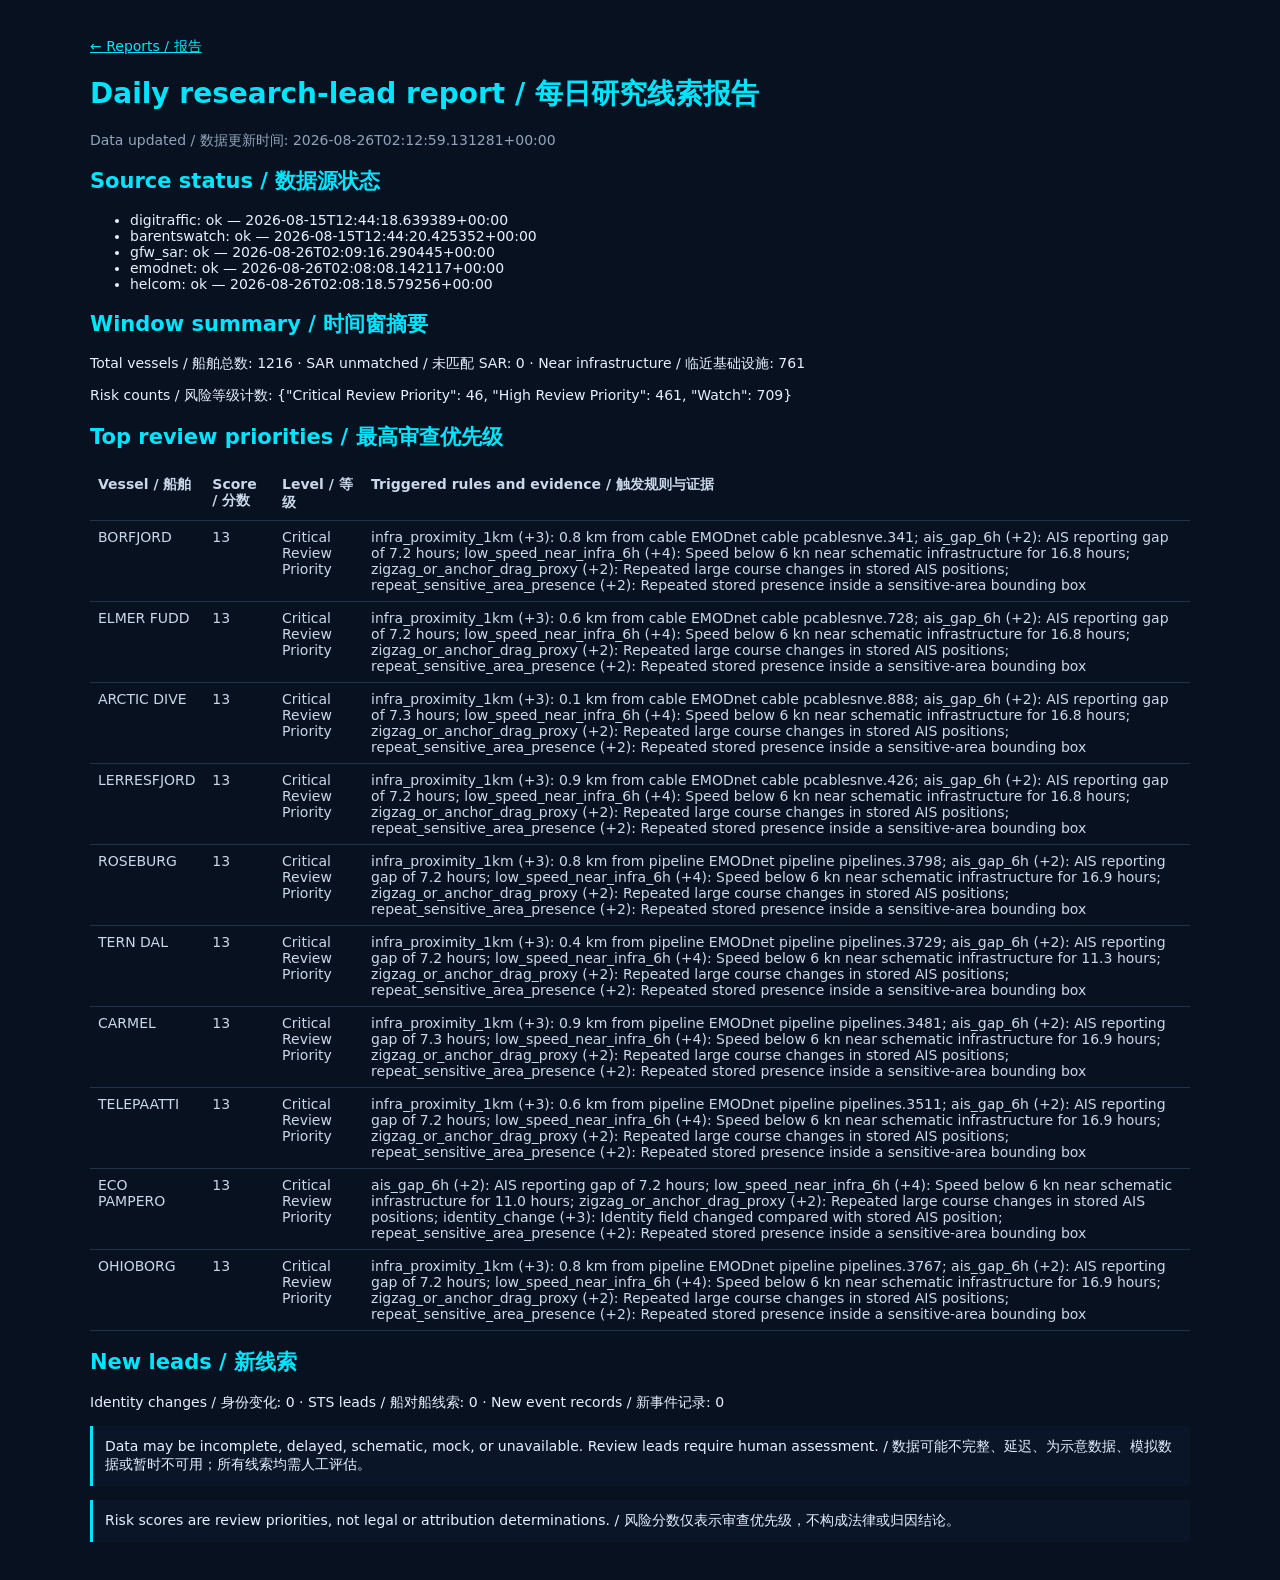
<file: docs/reports/2026-08-26.html>
<!doctype html>
<html lang="en">
<head><meta charset="utf-8"><meta name="viewport" content="width=device-width,initial-scale=1"><title>Daily research-lead report / 每日研究线索报告</title>
<style>body{margin:0;padding:24px;background:#07111f;color:#e6f1ff;font:14px system-ui,sans-serif}main{max-width:1100px;margin:auto}h1,h2{color:#00e5ff}table{width:100%;border-collapse:collapse}th,td{text-align:left;padding:8px;border-bottom:1px solid #203448;color:#c9d8ea;vertical-align:top}.muted{color:#91a4bd}.notice{padding:12px;border-left:3px solid #00e5ff;background:#0a1628}a{color:#00e5ff}pre{white-space:pre-wrap;overflow-wrap:anywhere;color:#c9d8ea}</style></head>
<body><main><p><a href="../reports.html">← Reports / 报告</a></p><h1>Daily research-lead report / 每日研究线索报告</h1><p class="muted">Data updated / 数据更新时间: 2026-08-26T02:12:59.131281+00:00</p><h2>Source status / 数据源状态</h2><ul><li>digitraffic: ok — 2026-08-15T12:44:18.639389+00:00</li><li>barentswatch: ok — 2026-08-15T12:44:20.425352+00:00</li><li>gfw_sar: ok — 2026-08-26T02:09:16.290445+00:00</li><li>emodnet: ok — 2026-08-26T02:08:08.142117+00:00</li><li>helcom: ok — 2026-08-26T02:08:18.579256+00:00</li></ul><h2>Window summary / 时间窗摘要</h2><p>Total vessels / 船舶总数: 1216 · SAR unmatched / 未匹配 SAR: 0 · Near infrastructure / 临近基础设施: 761</p><p>Risk counts / 风险等级计数: {&quot;Critical Review Priority&quot;: 46, &quot;High Review Priority&quot;: 461, &quot;Watch&quot;: 709}</p><h2>Top review priorities / 最高审查优先级</h2><table><tr><th>Vessel / 船舶</th><th>Score / 分数</th><th>Level / 等级</th><th>Triggered rules and evidence / 触发规则与证据</th></tr><tr><td>BORFJORD</td><td>13</td><td>Critical Review Priority</td><td>infra_proximity_1km (+3): 0.8 km from cable EMODnet cable pcablesnve.341; ais_gap_6h (+2): AIS reporting gap of 7.2 hours; low_speed_near_infra_6h (+4): Speed below 6 kn near schematic infrastructure for 16.8 hours; zigzag_or_anchor_drag_proxy (+2): Repeated large course changes in stored AIS positions; repeat_sensitive_area_presence (+2): Repeated stored presence inside a sensitive-area bounding box</td></tr><tr><td>ELMER FUDD</td><td>13</td><td>Critical Review Priority</td><td>infra_proximity_1km (+3): 0.6 km from cable EMODnet cable pcablesnve.728; ais_gap_6h (+2): AIS reporting gap of 7.2 hours; low_speed_near_infra_6h (+4): Speed below 6 kn near schematic infrastructure for 16.8 hours; zigzag_or_anchor_drag_proxy (+2): Repeated large course changes in stored AIS positions; repeat_sensitive_area_presence (+2): Repeated stored presence inside a sensitive-area bounding box</td></tr><tr><td>ARCTIC DIVE</td><td>13</td><td>Critical Review Priority</td><td>infra_proximity_1km (+3): 0.1 km from cable EMODnet cable pcablesnve.888; ais_gap_6h (+2): AIS reporting gap of 7.3 hours; low_speed_near_infra_6h (+4): Speed below 6 kn near schematic infrastructure for 16.8 hours; zigzag_or_anchor_drag_proxy (+2): Repeated large course changes in stored AIS positions; repeat_sensitive_area_presence (+2): Repeated stored presence inside a sensitive-area bounding box</td></tr><tr><td>LERRESFJORD</td><td>13</td><td>Critical Review Priority</td><td>infra_proximity_1km (+3): 0.9 km from cable EMODnet cable pcablesnve.426; ais_gap_6h (+2): AIS reporting gap of 7.2 hours; low_speed_near_infra_6h (+4): Speed below 6 kn near schematic infrastructure for 16.8 hours; zigzag_or_anchor_drag_proxy (+2): Repeated large course changes in stored AIS positions; repeat_sensitive_area_presence (+2): Repeated stored presence inside a sensitive-area bounding box</td></tr><tr><td>ROSEBURG</td><td>13</td><td>Critical Review Priority</td><td>infra_proximity_1km (+3): 0.8 km from pipeline EMODnet pipeline pipelines.3798; ais_gap_6h (+2): AIS reporting gap of 7.2 hours; low_speed_near_infra_6h (+4): Speed below 6 kn near schematic infrastructure for 16.9 hours; zigzag_or_anchor_drag_proxy (+2): Repeated large course changes in stored AIS positions; repeat_sensitive_area_presence (+2): Repeated stored presence inside a sensitive-area bounding box</td></tr><tr><td>TERN DAL</td><td>13</td><td>Critical Review Priority</td><td>infra_proximity_1km (+3): 0.4 km from pipeline EMODnet pipeline pipelines.3729; ais_gap_6h (+2): AIS reporting gap of 7.2 hours; low_speed_near_infra_6h (+4): Speed below 6 kn near schematic infrastructure for 11.3 hours; zigzag_or_anchor_drag_proxy (+2): Repeated large course changes in stored AIS positions; repeat_sensitive_area_presence (+2): Repeated stored presence inside a sensitive-area bounding box</td></tr><tr><td>CARMEL</td><td>13</td><td>Critical Review Priority</td><td>infra_proximity_1km (+3): 0.9 km from pipeline EMODnet pipeline pipelines.3481; ais_gap_6h (+2): AIS reporting gap of 7.3 hours; low_speed_near_infra_6h (+4): Speed below 6 kn near schematic infrastructure for 16.9 hours; zigzag_or_anchor_drag_proxy (+2): Repeated large course changes in stored AIS positions; repeat_sensitive_area_presence (+2): Repeated stored presence inside a sensitive-area bounding box</td></tr><tr><td>TELEPAATTI</td><td>13</td><td>Critical Review Priority</td><td>infra_proximity_1km (+3): 0.6 km from pipeline EMODnet pipeline pipelines.3511; ais_gap_6h (+2): AIS reporting gap of 7.2 hours; low_speed_near_infra_6h (+4): Speed below 6 kn near schematic infrastructure for 16.9 hours; zigzag_or_anchor_drag_proxy (+2): Repeated large course changes in stored AIS positions; repeat_sensitive_area_presence (+2): Repeated stored presence inside a sensitive-area bounding box</td></tr><tr><td>ECO PAMPERO</td><td>13</td><td>Critical Review Priority</td><td>ais_gap_6h (+2): AIS reporting gap of 7.2 hours; low_speed_near_infra_6h (+4): Speed below 6 kn near schematic infrastructure for 11.0 hours; zigzag_or_anchor_drag_proxy (+2): Repeated large course changes in stored AIS positions; identity_change (+3): Identity field changed compared with stored AIS position; repeat_sensitive_area_presence (+2): Repeated stored presence inside a sensitive-area bounding box</td></tr><tr><td>OHIOBORG</td><td>13</td><td>Critical Review Priority</td><td>infra_proximity_1km (+3): 0.8 km from pipeline EMODnet pipeline pipelines.3767; ais_gap_6h (+2): AIS reporting gap of 7.2 hours; low_speed_near_infra_6h (+4): Speed below 6 kn near schematic infrastructure for 16.9 hours; zigzag_or_anchor_drag_proxy (+2): Repeated large course changes in stored AIS positions; repeat_sensitive_area_presence (+2): Repeated stored presence inside a sensitive-area bounding box</td></tr></table><h2>New leads / 新线索</h2><p>Identity changes / 身份变化: 0 · STS leads / 船对船线索: 0 · New event records / 新事件记录: 0</p><p class="notice">Data may be incomplete, delayed, schematic, mock, or unavailable. Review leads require human assessment. / 数据可能不完整、延迟、为示意数据、模拟数据或暂时不可用；所有线索均需人工评估。</p><p class="notice">Risk scores are review priorities, not legal or attribution determinations. / 风险分数仅表示审查优先级，不构成法律或归因结论。</p></main></body></html>
</file>
